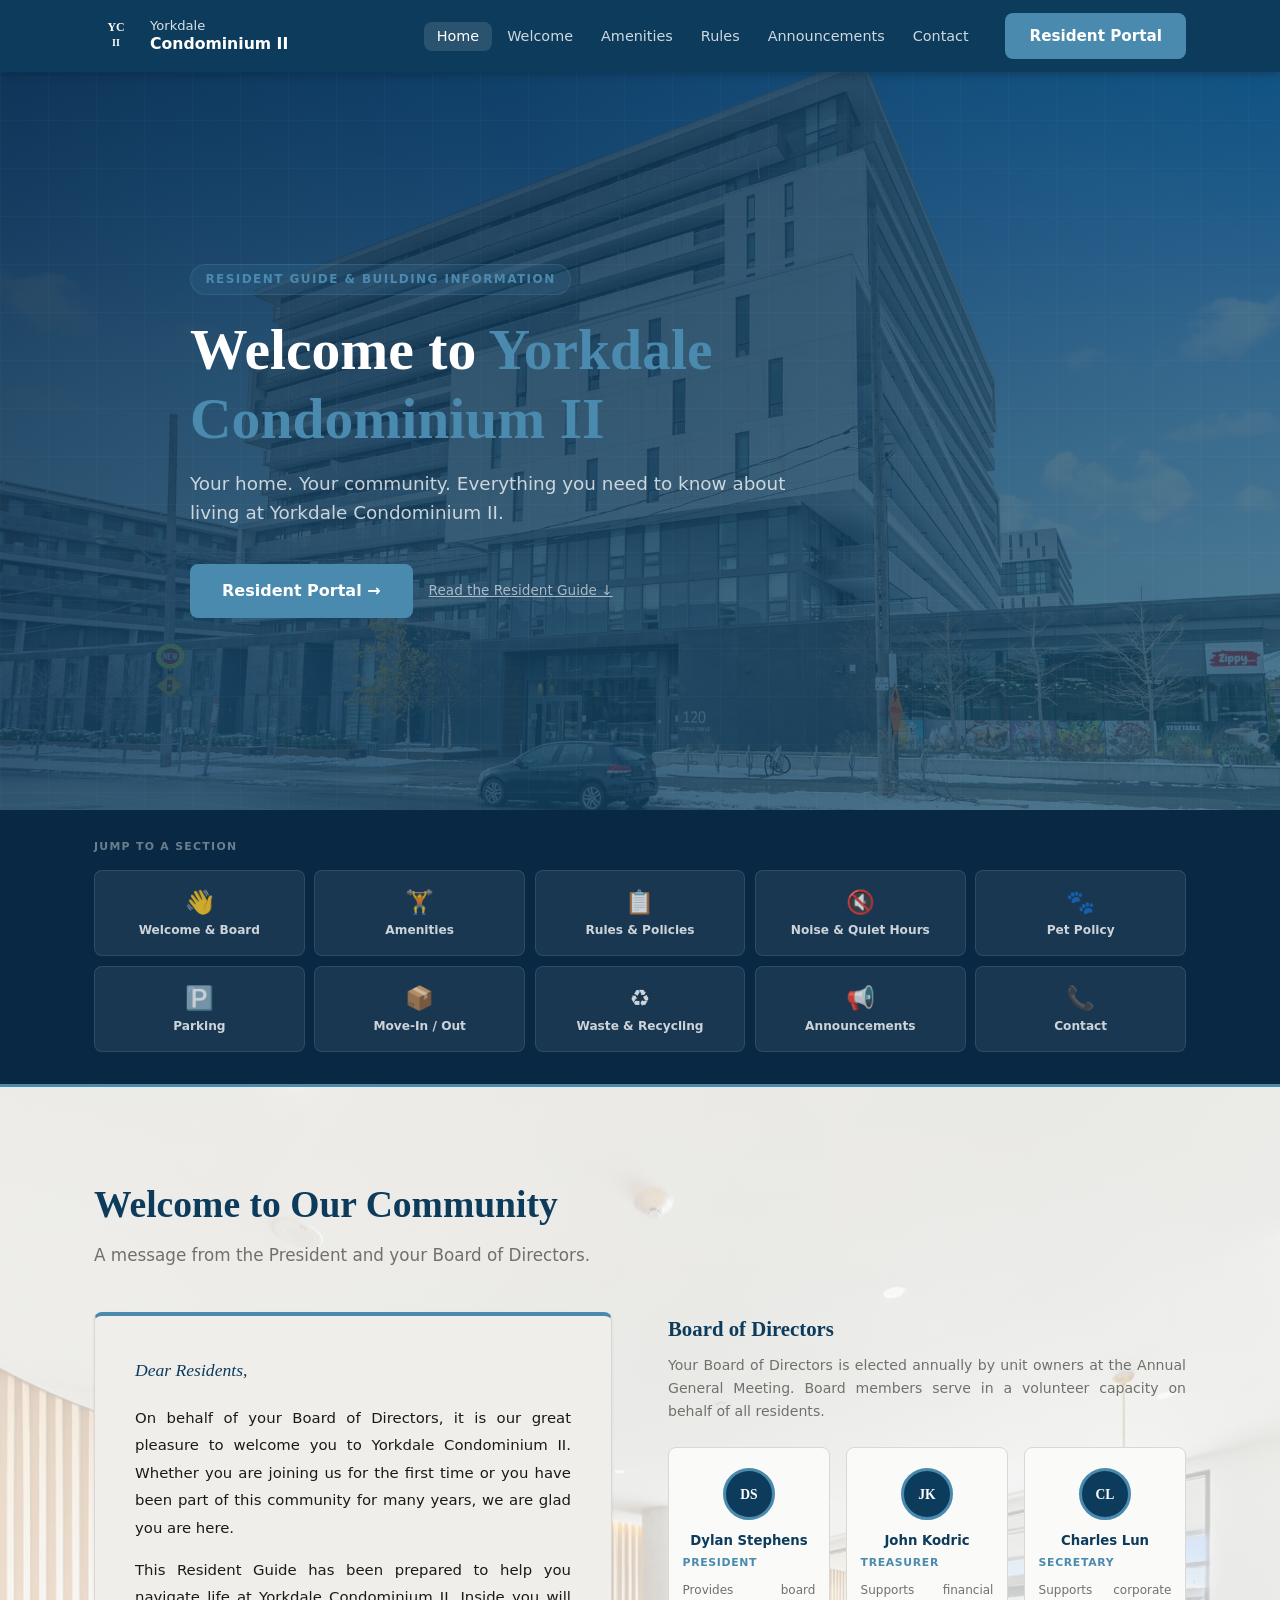
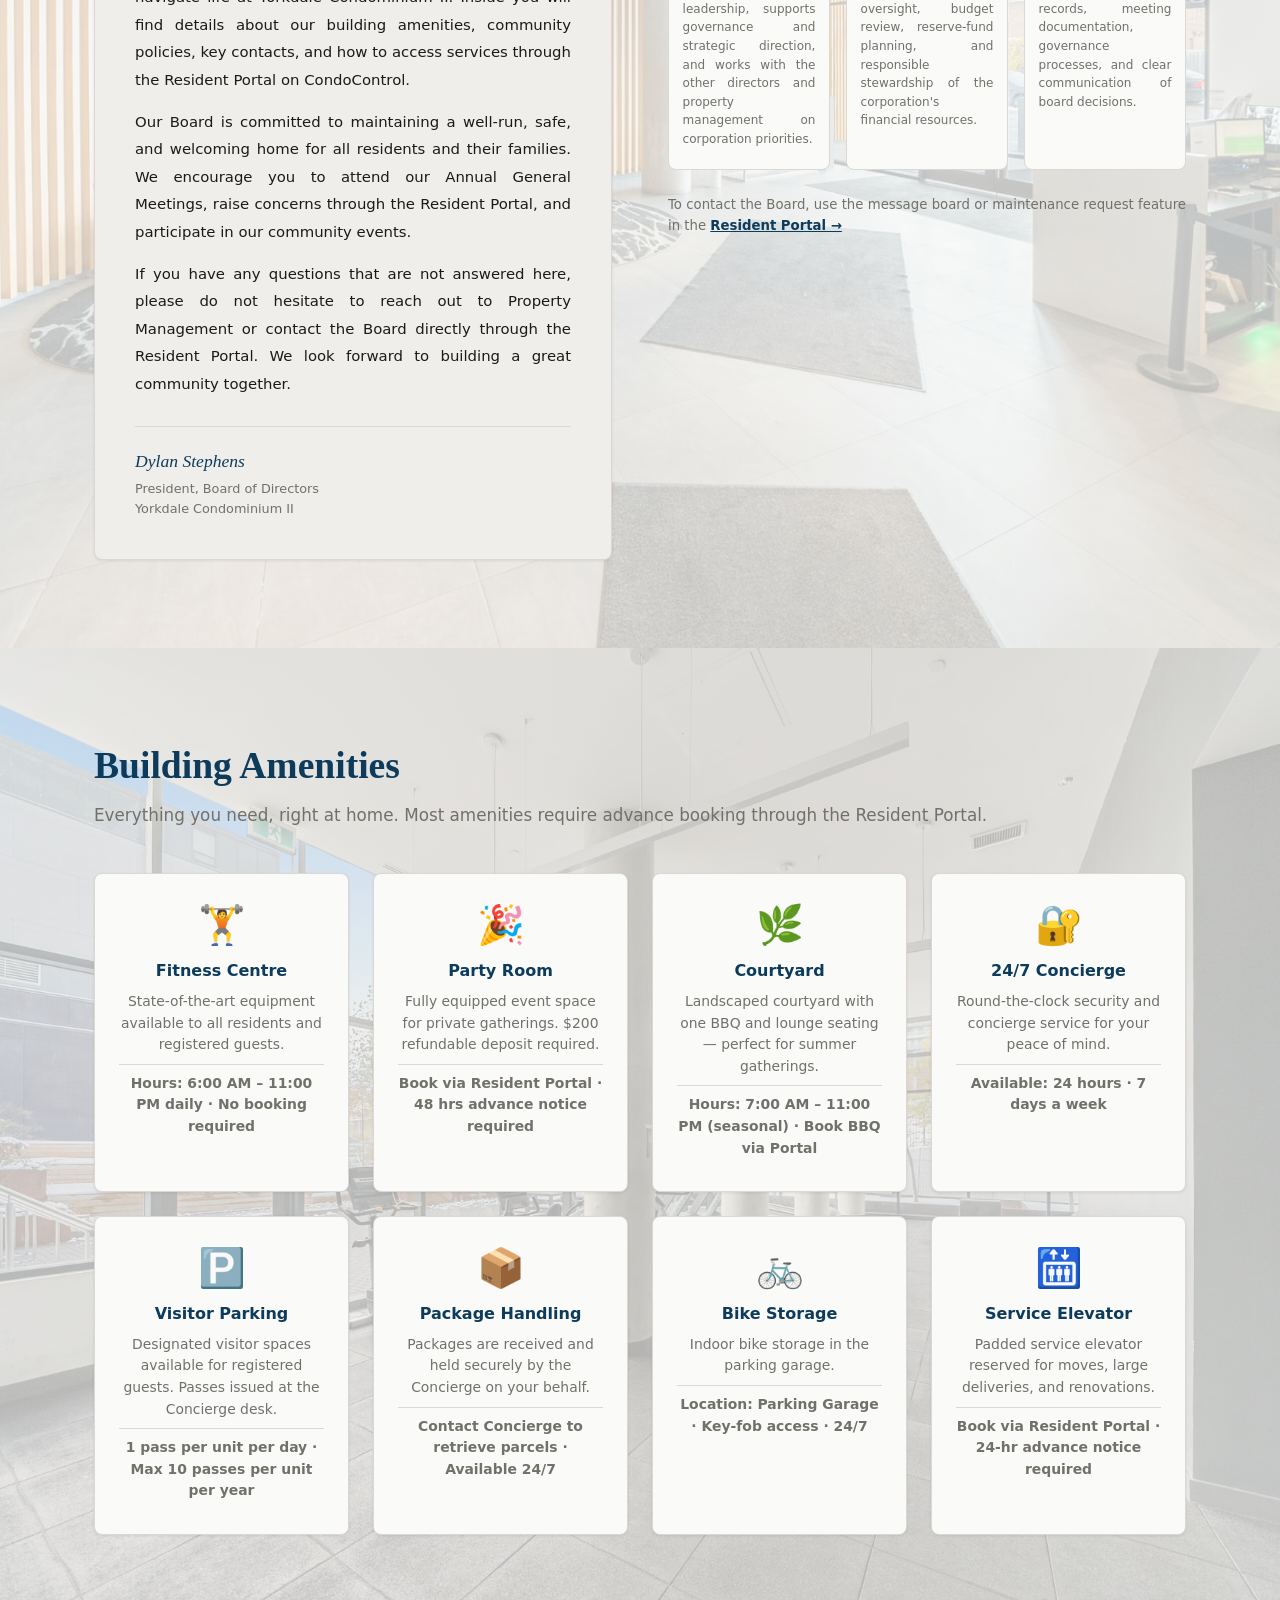
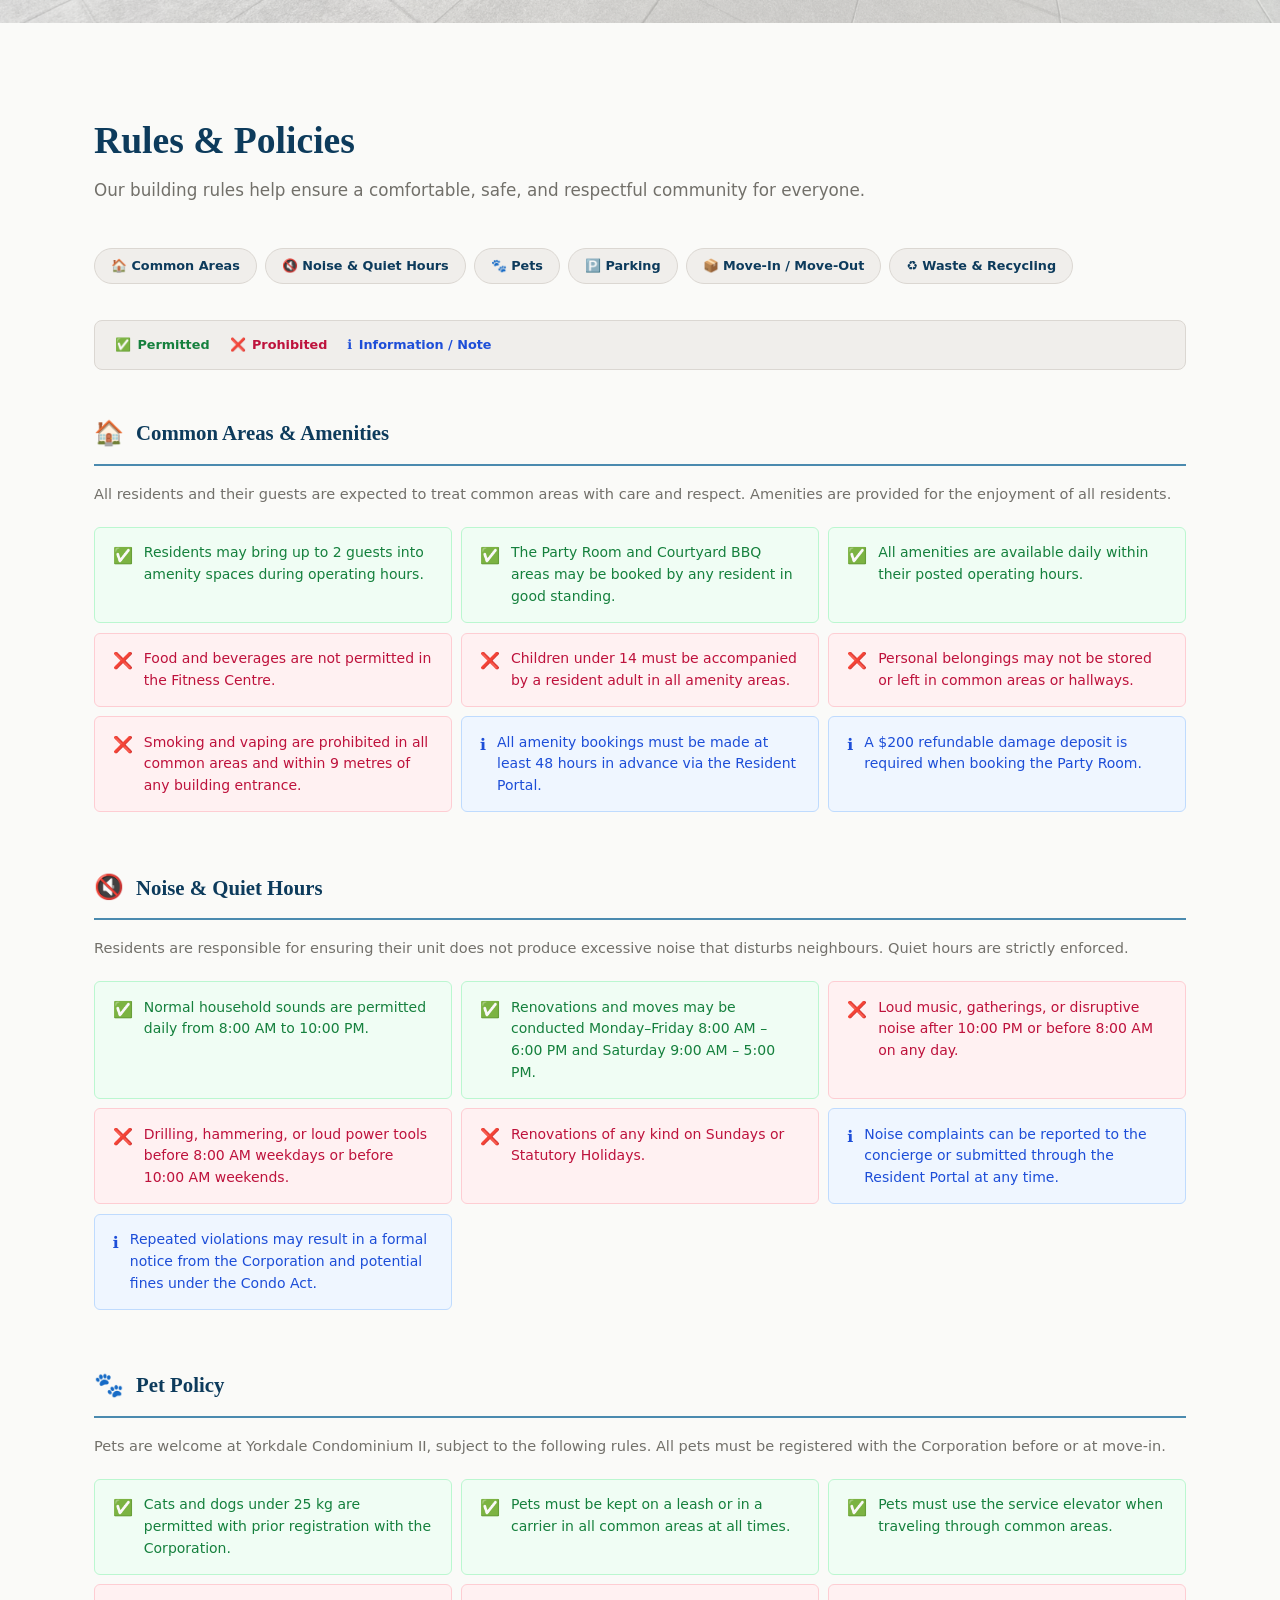
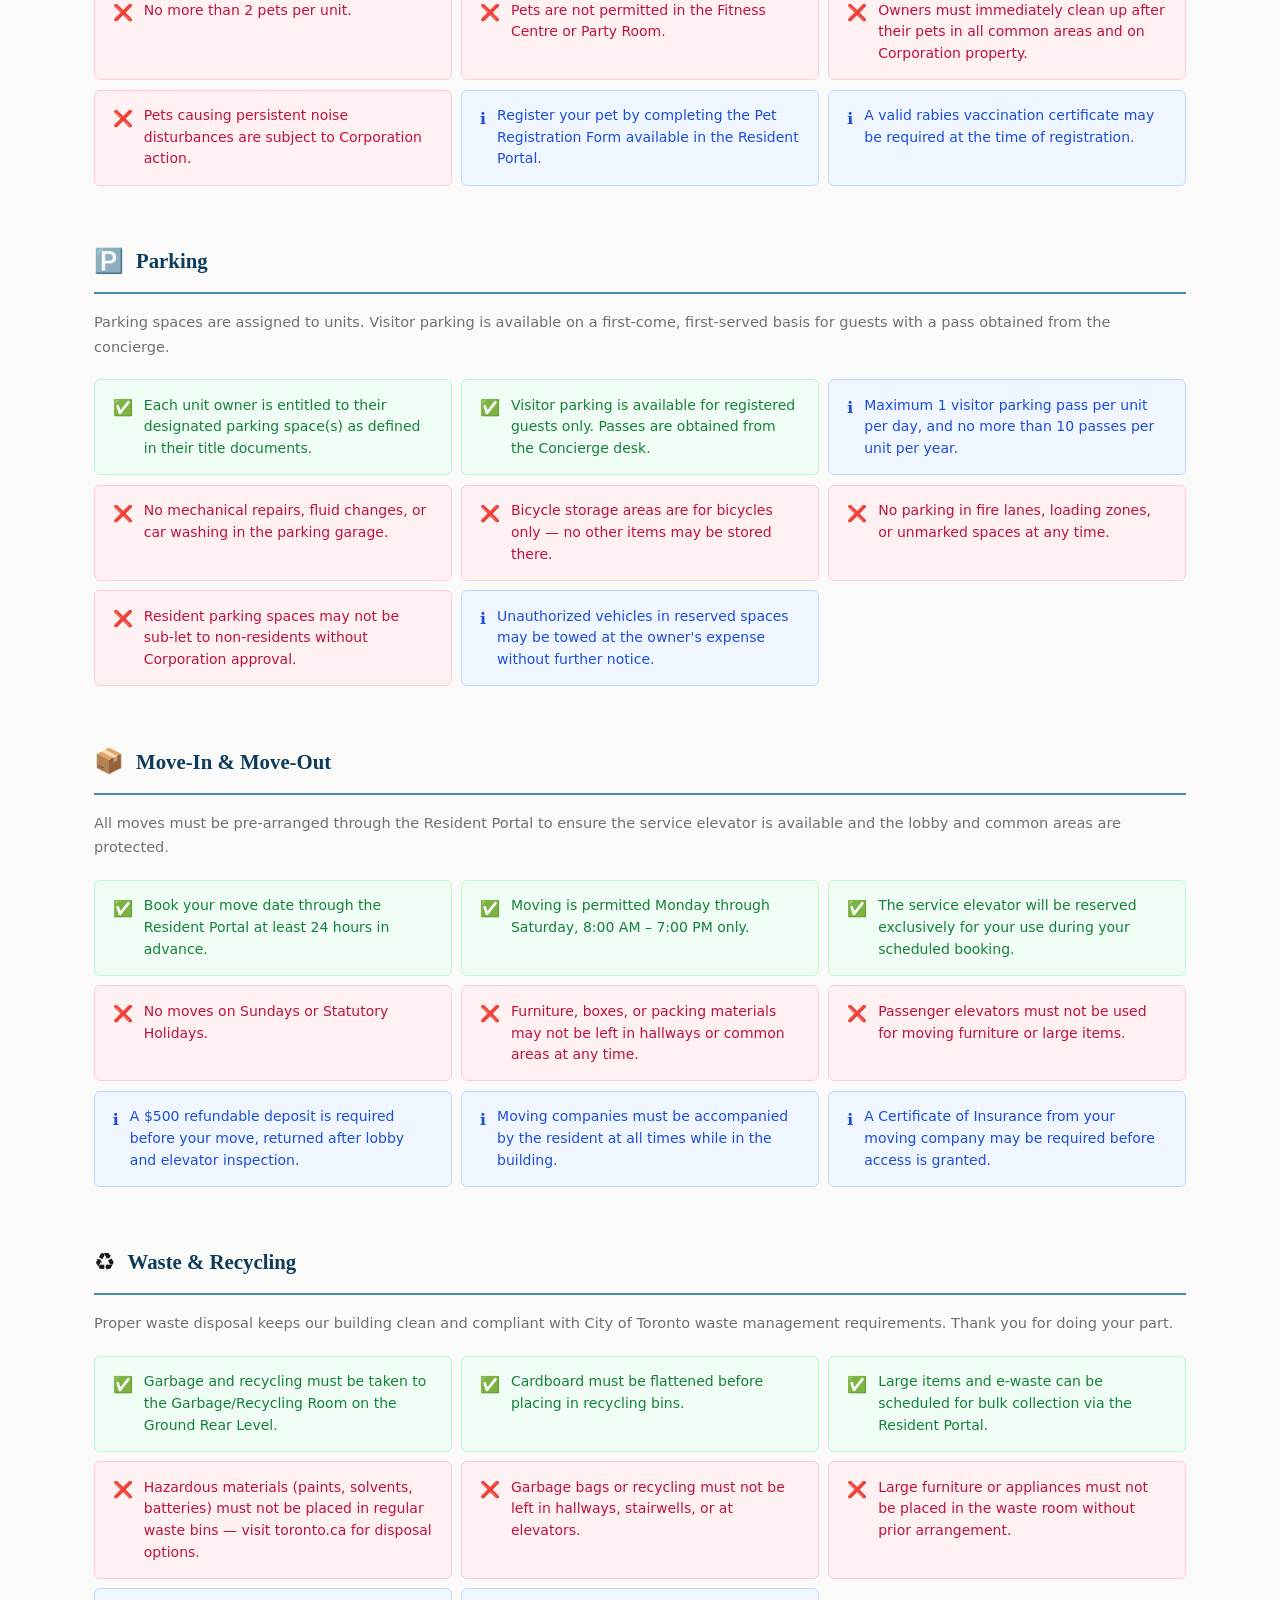
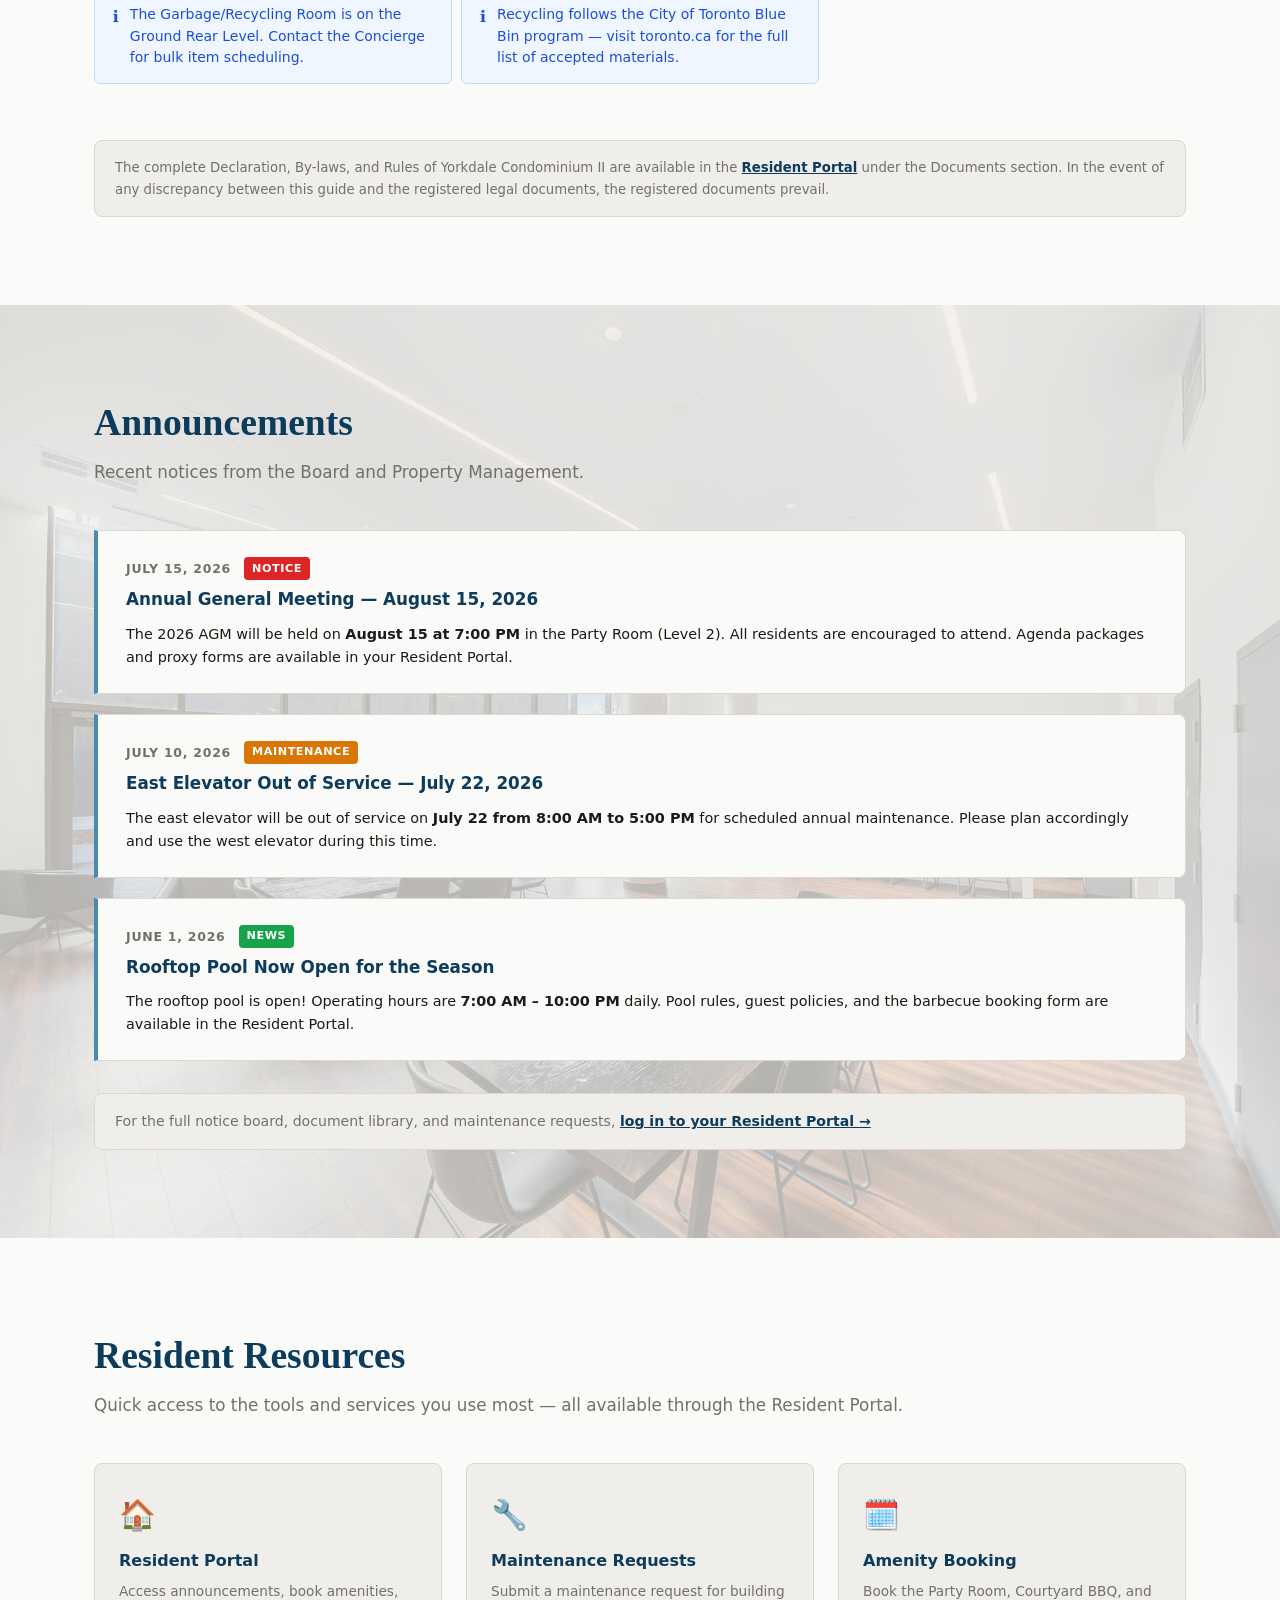
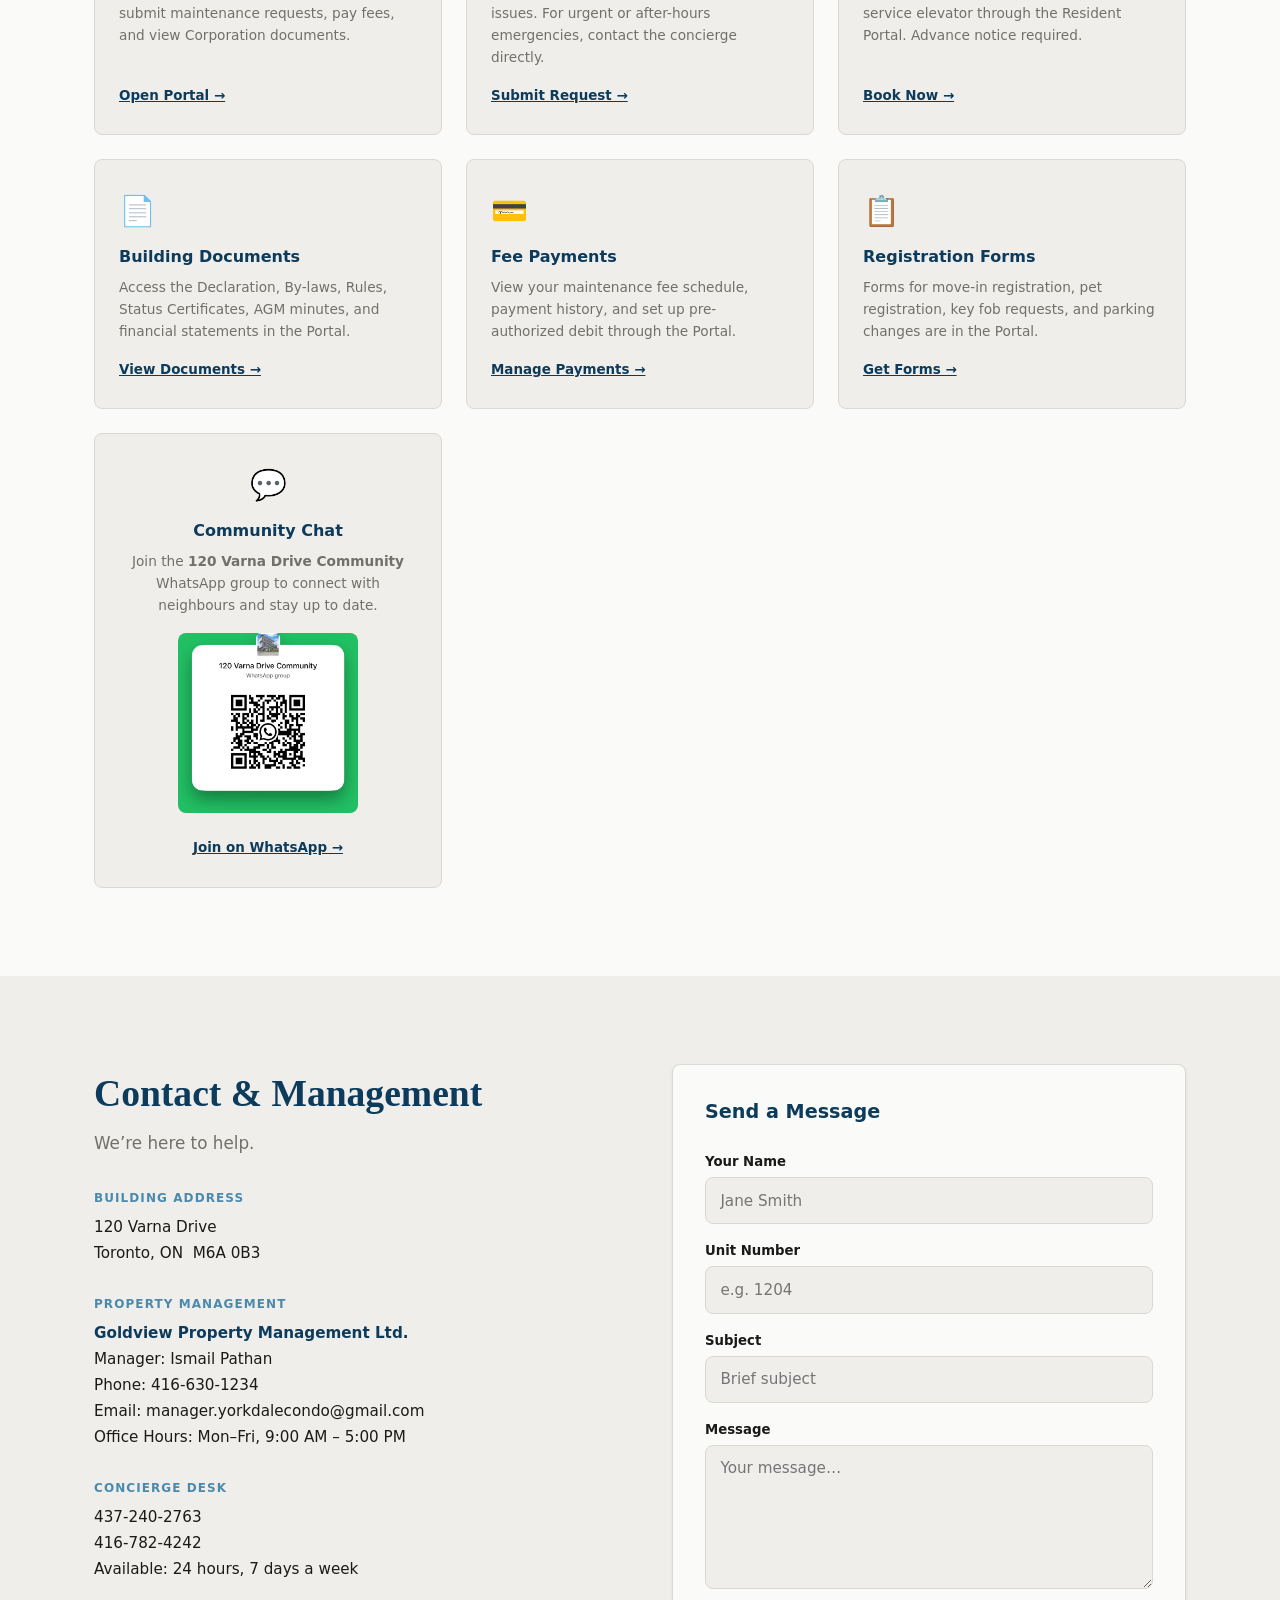
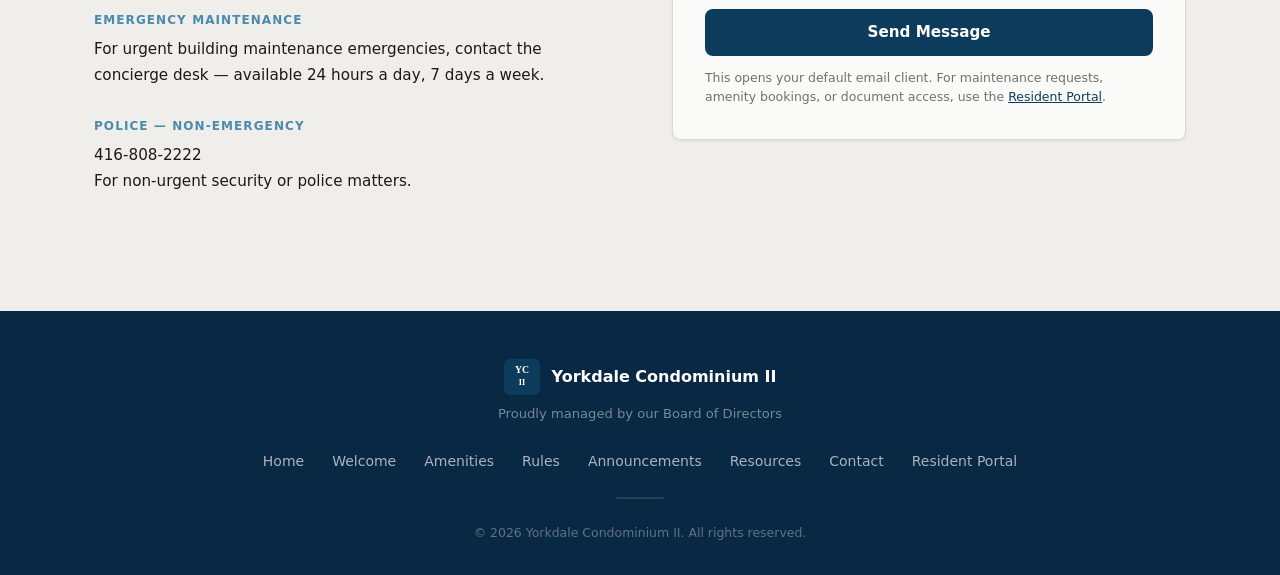
<file: index.html>
<!DOCTYPE html>
<html lang="en">
<head>
  <meta charset="UTF-8">
  <meta name="viewport" content="width=device-width, initial-scale=1.0">
  <title>Yorkdale Condominium II — Resident Guide</title>
  <meta name="description" content="Official resident guide for Yorkdale Condominium II — building rules, amenities, board information, announcements, and resident portal access.">
  <link rel="stylesheet" href="css/styles.css">
</head>
<body>

  <!-- =========================================================
       HEADER / NAV
       ========================================================= -->
  <header class="site-header" id="site-header">
    <div class="container header-inner">

      <a href="#home" class="logo-link" aria-label="Yorkdale Condominium II — go to top">
        <img src="assets/logo-placeholder.svg" alt="" class="logo" width="44" height="44" aria-hidden="true">
        <span class="logo-text">Yorkdale<strong>Condominium II</strong></span>
      </a>

      <nav class="main-nav" id="main-nav" aria-label="Main navigation">
        <ul class="nav-list">
          <li><a href="#home"          class="nav-link">Home</a></li>
          <li><a href="#welcome"       class="nav-link">Welcome</a></li>
          <li><a href="#amenities"     class="nav-link">Amenities</a></li>
          <li><a href="#rules"         class="nav-link">Rules</a></li>
          <li><a href="#announcements" class="nav-link">Announcements</a></li>
          <li><a href="#contact"       class="nav-link">Contact</a></li>
        </ul>
        <a href="https://app.condocontrol.com/login"
           class="btn btn-accent portal-btn"
           id="nav-portal-btn"
           target="_blank"
           rel="noopener noreferrer">
          Resident Portal
        </a>
      </nav>

      <button class="hamburger" id="hamburger" aria-label="Toggle navigation" aria-expanded="false" aria-controls="main-nav">
        <span></span><span></span><span></span>
      </button>

    </div>
  </header>


  <!-- =========================================================
       HERO
       ========================================================= -->
  <section id="home" class="hero">
    <div class="container hero-content">
      <p class="hero-eyebrow">Resident Guide &amp; Building Information</p>
      <h1 class="hero-title">Welcome to <span>Yorkdale Condominium&nbsp;II</span></h1>
      <p class="hero-tagline">Your home. Your community. Everything you need to know about living at Yorkdale Condominium II.</p>
      <div class="hero-cta-row">
        <a href="https://app.condocontrol.com/login"
           class="btn btn-accent hero-portal-btn"
           id="hero-portal-btn"
           target="_blank"
           rel="noopener noreferrer">
          Resident Portal &rarr;
        </a>
        <a href="#welcome" class="hero-scroll-link">Read the Resident Guide &darr;</a>
      </div>
      <p class="portal-tip" id="portal-tip" hidden>
        &#128274; Tip: check &ldquo;Remember me&rdquo; on CondoControl to stay signed in automatically.
      </p>
    </div>
  </section>


  <!-- =========================================================
       PAGE INDEX (Quick Navigation)
       ========================================================= -->
  <div class="page-index">
    <div class="container">
      <p class="page-index-title">Jump to a section</p>
      <div class="index-grid">
        <a href="#welcome"      class="index-card"><span class="index-card-icon">👋</span><span>Welcome &amp; Board</span></a>
        <a href="#amenities"    class="index-card"><span class="index-card-icon">🏋️</span><span>Amenities</span></a>
        <a href="#rules"        class="index-card"><span class="index-card-icon">📋</span><span>Rules &amp; Policies</span></a>
        <a href="#noise"        class="index-card"><span class="index-card-icon">🔇</span><span>Noise &amp; Quiet Hours</span></a>
        <a href="#pets"         class="index-card"><span class="index-card-icon">🐾</span><span>Pet Policy</span></a>
        <a href="#parking"      class="index-card"><span class="index-card-icon">🅿️</span><span>Parking</span></a>
        <a href="#moving"       class="index-card"><span class="index-card-icon">📦</span><span>Move-In / Out</span></a>
        <a href="#waste"        class="index-card"><span class="index-card-icon">♻️</span><span>Waste &amp; Recycling</span></a>
        <a href="#announcements" class="index-card"><span class="index-card-icon">📢</span><span>Announcements</span></a>
        <a href="#contact"      class="index-card"><span class="index-card-icon">📞</span><span>Contact</span></a>
      </div>
    </div>
  </div>


  <!-- =========================================================
       WELCOME / PRESIDENT'S LETTER + BOARD
       ========================================================= -->
  <section id="welcome" class="section section-white">
    <div class="container">
      <h2 class="section-title">Welcome to Our Community</h2>
      <p class="section-subtitle">A message from the President and your Board of Directors.</p>

      <div class="welcome-grid">

        <!-- President's Letter -->
        <div class="president-card">
          <p class="salutation">Dear Residents,</p>
          <div class="letter-body">
            <p>On behalf of your Board of Directors, it is our great pleasure to welcome you to Yorkdale Condominium II. Whether you are joining us for the first time or you have been part of this community for many years, we are glad you are here.</p>
            <p>This Resident Guide has been prepared to help you navigate life at Yorkdale Condominium II. Inside you will find details about our building amenities, community policies, key contacts, and how to access services through the Resident Portal on CondoControl.</p>
            <p>Our Board is committed to maintaining a well-run, safe, and welcoming home for all residents and their families. We encourage you to attend our Annual General Meetings, raise concerns through the Resident Portal, and participate in our community events.</p>
            <p>If you have any questions that are not answered here, please do not hesitate to reach out to Property Management or contact the Board directly through the Resident Portal. We look forward to building a great community together.</p>
          </div>
          <div class="president-signature">
            <p class="sig-name">Dylan Stephens</p>
            <p class="sig-title">President, Board of Directors<br>Yorkdale Condominium II</p>
          </div>
        </div>

        <!-- Board of Directors -->
        <div>
          <h3 class="subsection-title">Board of Directors</h3>
          <p class="subsection-desc">Your Board of Directors is elected annually by unit owners at the Annual General Meeting. Board members serve in a volunteer capacity on behalf of all residents.</p>
          <div class="board-grid">
            <div class="board-card">
              <div class="board-avatar">DS</div>
              <h3>Dylan Stephens</h3>
              <p class="board-role">President</p>
              <p class="board-desc">Provides board leadership, supports governance and strategic direction, and works with the other directors and property management on corporation priorities.</p>
            </div>
            <div class="board-card">
              <div class="board-avatar">JK</div>
              <h3>John Kodric</h3>
              <p class="board-role">Treasurer</p>
              <p class="board-desc">Supports financial oversight, budget review, reserve-fund planning, and responsible stewardship of the corporation's financial resources.</p>
            </div>
            <div class="board-card">
              <div class="board-avatar">CL</div>
              <h3>Charles Lun</h3>
              <p class="board-role">Secretary</p>
              <p class="board-desc">Supports corporate records, meeting documentation, governance processes, and clear communication of board decisions.</p>
            </div>
          </div>
          <p class="contact-board-note">
            To contact the Board, use the message board or maintenance request feature in the
            <a href="https://app.condocontrol.com/login" target="_blank" rel="noopener noreferrer">Resident Portal &rarr;</a>
          </p>
        </div>

      </div>
    </div>
  </section>


  <!-- =========================================================
       AMENITIES
       ========================================================= -->
  <section id="amenities" class="section section-light">
    <div class="container">
      <h2 class="section-title">Building Amenities</h2>
      <p class="section-subtitle">Everything you need, right at home. Most amenities require advance booking through the Resident Portal.</p>

      <div class="amenity-grid">

        <div class="amenity-card">
          <div class="amenity-icon">🏋️</div>
          <h3>Fitness Centre</h3>
          <p>State-of-the-art equipment available to all residents and registered guests.</p>
          <p class="amenity-hours">Hours: 6:00 AM – 11:00 PM daily · No booking required</p>
        </div>

        <div class="amenity-card">
          <div class="amenity-icon">🎉</div>
          <h3>Party Room</h3>
          <p>Fully equipped event space for private gatherings. $200 refundable deposit required.</p>
          <p class="amenity-hours">Book via Resident Portal · 48 hrs advance notice required</p>
        </div>

        <div class="amenity-card">
          <div class="amenity-icon">🌿</div>
          <h3>Courtyard</h3>
          <p>Landscaped courtyard with one BBQ and lounge seating — perfect for summer gatherings.</p>
          <p class="amenity-hours">Hours: 7:00 AM – 11:00 PM (seasonal) · Book BBQ via Portal</p>
        </div>

        <div class="amenity-card">
          <div class="amenity-icon">🔐</div>
          <h3>24/7 Concierge</h3>
          <p>Round-the-clock security and concierge service for your peace of mind.</p>
          <p class="amenity-hours">Available: 24 hours · 7 days a week</p>
        </div>

        <div class="amenity-card">
          <div class="amenity-icon">🅿️</div>
          <h3>Visitor Parking</h3>
          <p>Designated visitor spaces available for registered guests. Passes issued at the Concierge desk.</p>
          <p class="amenity-hours">1 pass per unit per day · Max 10 passes per unit per year</p>
        </div>

        <div class="amenity-card">
          <div class="amenity-icon">📦</div>
          <h3>Package Handling</h3>
          <p>Packages are received and held securely by the Concierge on your behalf.</p>
          <p class="amenity-hours">Contact Concierge to retrieve parcels · Available 24/7</p>
        </div>

        <div class="amenity-card">
          <div class="amenity-icon">🚲</div>
          <h3>Bike Storage</h3>
          <p>Indoor bike storage in the parking garage.</p>
          <p class="amenity-hours">Location: Parking Garage · Key-fob access · 24/7</p>
        </div>

        <div class="amenity-card">
          <div class="amenity-icon">🛗</div>
          <h3>Service Elevator</h3>
          <p>Padded service elevator reserved for moves, large deliveries, and renovations.</p>
          <p class="amenity-hours">Book via Resident Portal · 24-hr advance notice required</p>
        </div>

      </div>
    </div>
  </section>


  <!-- =========================================================
       RULES & POLICIES
       ========================================================= -->
  <section id="rules" class="section section-white">
    <div class="container">
      <h2 class="section-title">Rules &amp; Policies</h2>
      <p class="section-subtitle">Our building rules help ensure a comfortable, safe, and respectful community for everyone.</p>

      <!-- Policy sub-nav -->
      <nav class="policy-toc" aria-label="Jump to policy section">
        <a href="#common-areas" class="policy-toc-link">🏠 Common Areas</a>
        <a href="#noise"        class="policy-toc-link">🔇 Noise &amp; Quiet Hours</a>
        <a href="#pets"         class="policy-toc-link">🐾 Pets</a>
        <a href="#parking"      class="policy-toc-link">🅿️ Parking</a>
        <a href="#moving"       class="policy-toc-link">📦 Move-In / Move-Out</a>
        <a href="#waste"        class="policy-toc-link">♻️ Waste &amp; Recycling</a>
      </nav>

      <!-- Legend -->
      <div class="rules-legend" role="note" aria-label="Card colour legend">
        <span class="rule-legend-item allowed"><span aria-hidden="true">✅</span> Permitted</span>
        <span class="rule-legend-item prohibited"><span aria-hidden="true">❌</span> Prohibited</span>
        <span class="rule-legend-item info"><span aria-hidden="true">ℹ️</span> Information / Note</span>
      </div>

      <!-- ---- Common Areas ---- -->
      <div class="policy-group" id="common-areas">
        <div class="policy-group-header">
          <span class="policy-group-icon" aria-hidden="true">🏠</span>
          <h3 class="policy-group-title">Common Areas &amp; Amenities</h3>
        </div>
        <p>All residents and their guests are expected to treat common areas with care and respect. Amenities are provided for the enjoyment of all residents.</p>
        <div class="rules-grid">
          <div class="rule-card allowed"><span class="rule-icon" aria-hidden="true">✅</span><span>Residents may bring up to 2 guests into amenity spaces during operating hours.</span></div>
          <div class="rule-card allowed"><span class="rule-icon" aria-hidden="true">✅</span><span>The Party Room and Courtyard BBQ areas may be booked by any resident in good standing.</span></div>
          <div class="rule-card allowed"><span class="rule-icon" aria-hidden="true">✅</span><span>All amenities are available daily within their posted operating hours.</span></div>
          <div class="rule-card prohibited"><span class="rule-icon" aria-hidden="true">❌</span><span>Food and beverages are not permitted in the Fitness Centre.</span></div>
          <div class="rule-card prohibited"><span class="rule-icon" aria-hidden="true">❌</span><span>Children under 14 must be accompanied by a resident adult in all amenity areas.</span></div>
          <div class="rule-card prohibited"><span class="rule-icon" aria-hidden="true">❌</span><span>Personal belongings may not be stored or left in common areas or hallways.</span></div>
          <div class="rule-card prohibited"><span class="rule-icon" aria-hidden="true">❌</span><span>Smoking and vaping are prohibited in all common areas and within 9 metres of any building entrance.</span></div>
          <div class="rule-card info"><span class="rule-icon" aria-hidden="true">ℹ️</span><span>All amenity bookings must be made at least 48 hours in advance via the Resident Portal.</span></div>
          <div class="rule-card info"><span class="rule-icon" aria-hidden="true">ℹ️</span><span>A $200 refundable damage deposit is required when booking the Party Room.</span></div>
        </div>
      </div>

      <!-- ---- Noise ---- -->
      <div class="policy-group" id="noise">
        <div class="policy-group-header">
          <span class="policy-group-icon" aria-hidden="true">🔇</span>
          <h3 class="policy-group-title">Noise &amp; Quiet Hours</h3>
        </div>
        <p>Residents are responsible for ensuring their unit does not produce excessive noise that disturbs neighbours. Quiet hours are strictly enforced.</p>
        <div class="rules-grid">
          <div class="rule-card allowed"><span class="rule-icon" aria-hidden="true">✅</span><span>Normal household sounds are permitted daily from 8:00 AM to 10:00 PM.</span></div>
          <div class="rule-card allowed"><span class="rule-icon" aria-hidden="true">✅</span><span>Renovations and moves may be conducted Monday–Friday 8:00 AM – 6:00 PM and Saturday 9:00 AM – 5:00 PM.</span></div>
          <div class="rule-card prohibited"><span class="rule-icon" aria-hidden="true">❌</span><span>Loud music, gatherings, or disruptive noise after 10:00 PM or before 8:00 AM on any day.</span></div>
          <div class="rule-card prohibited"><span class="rule-icon" aria-hidden="true">❌</span><span>Drilling, hammering, or loud power tools before 8:00 AM weekdays or before 10:00 AM weekends.</span></div>
          <div class="rule-card prohibited"><span class="rule-icon" aria-hidden="true">❌</span><span>Renovations of any kind on Sundays or Statutory Holidays.</span></div>
          <div class="rule-card info"><span class="rule-icon" aria-hidden="true">ℹ️</span><span>Noise complaints can be reported to the concierge or submitted through the Resident Portal at any time.</span></div>
          <div class="rule-card info"><span class="rule-icon" aria-hidden="true">ℹ️</span><span>Repeated violations may result in a formal notice from the Corporation and potential fines under the Condo Act.</span></div>
        </div>
      </div>

      <!-- ---- Pets ---- -->
      <div class="policy-group" id="pets">
        <div class="policy-group-header">
          <span class="policy-group-icon" aria-hidden="true">🐾</span>
          <h3 class="policy-group-title">Pet Policy</h3>
        </div>
        <p>Pets are welcome at Yorkdale Condominium II, subject to the following rules. All pets must be registered with the Corporation before or at move-in.</p>
        <div class="rules-grid">
          <div class="rule-card allowed"><span class="rule-icon" aria-hidden="true">✅</span><span>Cats and dogs under 25 kg are permitted with prior registration with the Corporation.</span></div>
          <div class="rule-card allowed"><span class="rule-icon" aria-hidden="true">✅</span><span>Pets must be kept on a leash or in a carrier in all common areas at all times.</span></div>
          <div class="rule-card allowed"><span class="rule-icon" aria-hidden="true">✅</span><span>Pets must use the service elevator when traveling through common areas.</span></div>
          <div class="rule-card prohibited"><span class="rule-icon" aria-hidden="true">❌</span><span>No more than 2 pets per unit.</span></div>
          <div class="rule-card prohibited"><span class="rule-icon" aria-hidden="true">❌</span><span>Pets are not permitted in the Fitness Centre or Party Room.</span></div>
          <div class="rule-card prohibited"><span class="rule-icon" aria-hidden="true">❌</span><span>Owners must immediately clean up after their pets in all common areas and on Corporation property.</span></div>
          <div class="rule-card prohibited"><span class="rule-icon" aria-hidden="true">❌</span><span>Pets causing persistent noise disturbances are subject to Corporation action.</span></div>
          <div class="rule-card info"><span class="rule-icon" aria-hidden="true">ℹ️</span><span>Register your pet by completing the Pet Registration Form available in the Resident Portal.</span></div>
          <div class="rule-card info"><span class="rule-icon" aria-hidden="true">ℹ️</span><span>A valid rabies vaccination certificate may be required at the time of registration.</span></div>
        </div>
      </div>

      <!-- ---- Parking ---- -->
      <div class="policy-group" id="parking">
        <div class="policy-group-header">
          <span class="policy-group-icon" aria-hidden="true">🅿️</span>
          <h3 class="policy-group-title">Parking</h3>
        </div>
        <p>Parking spaces are assigned to units. Visitor parking is available on a first-come, first-served basis for guests with a pass obtained from the concierge.</p>
        <div class="rules-grid">
          <div class="rule-card allowed"><span class="rule-icon" aria-hidden="true">✅</span><span>Each unit owner is entitled to their designated parking space(s) as defined in their title documents.</span></div>
          <div class="rule-card allowed"><span class="rule-icon" aria-hidden="true">✅</span><span>Visitor parking is available for registered guests only. Passes are obtained from the Concierge desk.</span></div>
          <div class="rule-card info"><span class="rule-icon" aria-hidden="true">ℹ️</span><span>Maximum 1 visitor parking pass per unit per day, and no more than 10 passes per unit per year.</span></div>
          <div class="rule-card prohibited"><span class="rule-icon" aria-hidden="true">❌</span><span>No mechanical repairs, fluid changes, or car washing in the parking garage.</span></div>
          <div class="rule-card prohibited"><span class="rule-icon" aria-hidden="true">❌</span><span>Bicycle storage areas are for bicycles only — no other items may be stored there.</span></div>
          <div class="rule-card prohibited"><span class="rule-icon" aria-hidden="true">❌</span><span>No parking in fire lanes, loading zones, or unmarked spaces at any time.</span></div>
          <div class="rule-card prohibited"><span class="rule-icon" aria-hidden="true">❌</span><span>Resident parking spaces may not be sub-let to non-residents without Corporation approval.</span></div>
          <div class="rule-card info"><span class="rule-icon" aria-hidden="true">ℹ️</span><span>Unauthorized vehicles in reserved spaces may be towed at the owner's expense without further notice.</span></div>
        </div>
      </div>

      <!-- ---- Move-In / Move-Out ---- -->
      <div class="policy-group" id="moving">
        <div class="policy-group-header">
          <span class="policy-group-icon" aria-hidden="true">📦</span>
          <h3 class="policy-group-title">Move-In &amp; Move-Out</h3>
        </div>
        <p>All moves must be pre-arranged through the Resident Portal to ensure the service elevator is available and the lobby and common areas are protected.</p>
        <div class="rules-grid">
          <div class="rule-card allowed"><span class="rule-icon" aria-hidden="true">✅</span><span>Book your move date through the Resident Portal at least 24 hours in advance.</span></div>
          <div class="rule-card allowed"><span class="rule-icon" aria-hidden="true">✅</span><span>Moving is permitted Monday through Saturday, 8:00 AM – 7:00 PM only.</span></div>
          <div class="rule-card allowed"><span class="rule-icon" aria-hidden="true">✅</span><span>The service elevator will be reserved exclusively for your use during your scheduled booking.</span></div>
          <div class="rule-card prohibited"><span class="rule-icon" aria-hidden="true">❌</span><span>No moves on Sundays or Statutory Holidays.</span></div>
          <div class="rule-card prohibited"><span class="rule-icon" aria-hidden="true">❌</span><span>Furniture, boxes, or packing materials may not be left in hallways or common areas at any time.</span></div>
          <div class="rule-card prohibited"><span class="rule-icon" aria-hidden="true">❌</span><span>Passenger elevators must not be used for moving furniture or large items.</span></div>
          <div class="rule-card info"><span class="rule-icon" aria-hidden="true">ℹ️</span><span>A $500 refundable deposit is required before your move, returned after lobby and elevator inspection.</span></div>
          <div class="rule-card info"><span class="rule-icon" aria-hidden="true">ℹ️</span><span>Moving companies must be accompanied by the resident at all times while in the building.</span></div>
          <div class="rule-card info"><span class="rule-icon" aria-hidden="true">ℹ️</span><span>A Certificate of Insurance from your moving company may be required before access is granted.</span></div>
        </div>
      </div>

      <!-- ---- Waste & Recycling ---- -->
      <div class="policy-group" id="waste">
        <div class="policy-group-header">
          <span class="policy-group-icon" aria-hidden="true">♻️</span>
          <h3 class="policy-group-title">Waste &amp; Recycling</h3>
        </div>
        <p>Proper waste disposal keeps our building clean and compliant with City of Toronto waste management requirements. Thank you for doing your part.</p>
        <div class="rules-grid">
          <div class="rule-card allowed"><span class="rule-icon" aria-hidden="true">✅</span><span>Garbage and recycling must be taken to the Garbage/Recycling Room on the Ground Rear Level.</span></div>
          <div class="rule-card allowed"><span class="rule-icon" aria-hidden="true">✅</span><span>Cardboard must be flattened before placing in recycling bins.</span></div>
          <div class="rule-card allowed"><span class="rule-icon" aria-hidden="true">✅</span><span>Large items and e-waste can be scheduled for bulk collection via the Resident Portal.</span></div>
          <div class="rule-card prohibited"><span class="rule-icon" aria-hidden="true">❌</span><span>Hazardous materials (paints, solvents, batteries) must not be placed in regular waste bins — visit toronto.ca for disposal options.</span></div>
          <div class="rule-card prohibited"><span class="rule-icon" aria-hidden="true">❌</span><span>Garbage bags or recycling must not be left in hallways, stairwells, or at elevators.</span></div>
          <div class="rule-card prohibited"><span class="rule-icon" aria-hidden="true">❌</span><span>Large furniture or appliances must not be placed in the waste room without prior arrangement.</span></div>
          <div class="rule-card info"><span class="rule-icon" aria-hidden="true">ℹ️</span><span>The Garbage/Recycling Room is on the Ground Rear Level. Contact the Concierge for bulk item scheduling.</span></div>
          <div class="rule-card info"><span class="rule-icon" aria-hidden="true">ℹ️</span><span>Recycling follows the City of Toronto Blue Bin program — visit toronto.ca for the full list of accepted materials.</span></div>
        </div>
      </div>

      <p class="rules-note">
        The complete Declaration, By-laws, and Rules of Yorkdale Condominium II are available in the
        <a href="https://app.condocontrol.com/login" target="_blank" rel="noopener noreferrer">Resident Portal</a>
        under the Documents section. In the event of any discrepancy between this guide and the registered legal documents, the registered documents prevail.
      </p>
    </div>
  </section>


  <!-- =========================================================
       ANNOUNCEMENTS
       ========================================================= -->
  <section id="announcements" class="section section-light">
    <div class="container">
      <h2 class="section-title">Announcements</h2>
      <p class="section-subtitle">Recent notices from the Board and Property Management.</p>

      <div class="announcement-list">

        <article class="announcement-card">
          <div>
            <span class="announcement-date">July 15, 2026</span>
            <span class="announcement-badge badge-notice">Notice</span>
          </div>
          <h3 class="announcement-title">Annual General Meeting &mdash; August 15, 2026</h3>
          <p>The 2026 AGM will be held on <strong>August 15 at 7:00&nbsp;PM</strong> in the Party Room (Level&nbsp;2). All residents are encouraged to attend. Agenda packages and proxy forms are available in your Resident Portal.</p>
        </article>

        <article class="announcement-card">
          <div>
            <span class="announcement-date">July 10, 2026</span>
            <span class="announcement-badge badge-maintenance">Maintenance</span>
          </div>
          <h3 class="announcement-title">East Elevator Out of Service &mdash; July 22, 2026</h3>
          <p>The east elevator will be out of service on <strong>July 22 from 8:00&nbsp;AM to 5:00&nbsp;PM</strong> for scheduled annual maintenance. Please plan accordingly and use the west elevator during this time.</p>
        </article>

        <article class="announcement-card">
          <div>
            <span class="announcement-date">June 1, 2026</span>
            <span class="announcement-badge badge-news">News</span>
          </div>
          <h3 class="announcement-title">Rooftop Pool Now Open for the Season</h3>
          <p>The rooftop pool is open! Operating hours are <strong>7:00&nbsp;AM &ndash; 10:00&nbsp;PM</strong> daily. Pool rules, guest policies, and the barbecue booking form are available in the Resident Portal.</p>
        </article>

      </div>

      <p class="announcement-footer">
        For the full notice board, document library, and maintenance requests,
        <a href="https://app.condocontrol.com/login" target="_blank" rel="noopener noreferrer">log in to your Resident Portal &rarr;</a>
      </p>
    </div>
  </section>


  <!-- =========================================================
       RESIDENT RESOURCES
       ========================================================= -->
  <section id="resources" class="section section-white">
    <div class="container">
      <h2 class="section-title">Resident Resources</h2>
      <p class="section-subtitle">Quick access to the tools and services you use most — all available through the Resident Portal.</p>

      <div class="resources-grid">

        <div class="resource-card">
          <span class="resource-card-icon" aria-hidden="true">🏠</span>
          <h3>Resident Portal</h3>
          <p>Access announcements, book amenities, submit maintenance requests, pay fees, and view Corporation documents.</p>
          <a href="https://app.condocontrol.com/login" target="_blank" rel="noopener noreferrer" class="resource-link">Open Portal &rarr;</a>
        </div>

        <div class="resource-card">
          <span class="resource-card-icon" aria-hidden="true">🔧</span>
          <h3>Maintenance Requests</h3>
          <p>Submit a maintenance request for building issues. For urgent or after-hours emergencies, contact the concierge directly.</p>
          <a href="https://app.condocontrol.com/login" target="_blank" rel="noopener noreferrer" class="resource-link">Submit Request &rarr;</a>
        </div>

        <div class="resource-card">
          <span class="resource-card-icon" aria-hidden="true">🗓️</span>
          <h3>Amenity Booking</h3>
          <p>Book the Party Room, Courtyard BBQ, and service elevator through the Resident Portal. Advance notice required.</p>
          <a href="https://app.condocontrol.com/login" target="_blank" rel="noopener noreferrer" class="resource-link">Book Now &rarr;</a>
        </div>

        <div class="resource-card">
          <span class="resource-card-icon" aria-hidden="true">📄</span>
          <h3>Building Documents</h3>
          <p>Access the Declaration, By-laws, Rules, Status Certificates, AGM minutes, and financial statements in the Portal.</p>
          <a href="https://app.condocontrol.com/login" target="_blank" rel="noopener noreferrer" class="resource-link">View Documents &rarr;</a>
        </div>

        <div class="resource-card">
          <span class="resource-card-icon" aria-hidden="true">💳</span>
          <h3>Fee Payments</h3>
          <p>View your maintenance fee schedule, payment history, and set up pre-authorized debit through the Portal.</p>
          <a href="https://app.condocontrol.com/login" target="_blank" rel="noopener noreferrer" class="resource-link">Manage Payments &rarr;</a>
        </div>

        <div class="resource-card">
          <span class="resource-card-icon" aria-hidden="true">📋</span>
          <h3>Registration Forms</h3>
          <p>Forms for move-in registration, pet registration, key fob requests, and parking changes are in the Portal.</p>
          <a href="https://app.condocontrol.com/login" target="_blank" rel="noopener noreferrer" class="resource-link">Get Forms &rarr;</a>
        </div>

        <div class="resource-card community-card">
          <span class="resource-card-icon" aria-hidden="true">💬</span>
          <h3>Community Chat</h3>
          <p>Join the <strong>120 Varna Drive Community</strong> WhatsApp group to connect with neighbours and stay up to date.</p>
          <img src="assets/whatsapp-community-qr.jpg"
               alt="QR code — scan with WhatsApp camera to join the 120 Varna Drive Community group"
               class="community-qr">
          <a href="https://chat.whatsapp.com/BmztU3cJtUvJXDzAuocyjo"
             target="_blank" rel="noopener noreferrer"
             class="resource-link">Join on WhatsApp &rarr;</a>
        </div>

      </div>
    </div>
  </section>


  <!-- =========================================================
       CONTACT & MANAGEMENT
       ========================================================= -->
  <section id="contact" class="section section-light">
    <div class="container contact-grid">

      <!-- Left: info -->
      <div class="contact-info">
        <h2 class="section-title">Contact &amp; Management</h2>
        <p class="section-subtitle">We&rsquo;re here to help.</p>

        <div class="contact-block">
          <h3>Building Address</h3>
          <p>120 Varna Drive<br>Toronto, ON &nbsp;M6A 0B3</p>
        </div>

        <div class="contact-block">
          <h3>Property Management</h3>
          <p>
            <strong>Goldview Property Management Ltd.</strong><br>
            Manager: Ismail Pathan<br>
            Phone: <a href="tel:+14166301234">416-630-1234</a><br>
            Email: <a href="mailto:manager.yorkdalecondo@gmail.com">manager.yorkdalecondo@gmail.com</a><br>
            Office Hours: Mon–Fri, 9:00 AM – 5:00 PM
          </p>
        </div>

        <div class="contact-block">
          <h3>Concierge Desk</h3>
          <p>
            <a href="tel:+14372402763">437-240-2763</a><br>
            <a href="tel:+14167824242">416-782-4242</a><br>
            Available: 24 hours, 7 days a week
          </p>
        </div>

        <div class="contact-block">
          <h3>Emergency Maintenance</h3>
          <p>For urgent building maintenance emergencies, contact the concierge desk — available
          24&nbsp;hours a day, 7&nbsp;days a week.</p>
        </div>

        <div class="contact-block">
          <h3>Police — Non-Emergency</h3>
          <p><a href="tel:+14168082222">416-808-2222</a><br>
          For non-urgent security or police matters.</p>
        </div>
      </div>

      <!-- Right: contact form -->
      <div class="contact-form-wrap">
        <h3>Send a Message</h3>
        <form class="contact-form"
              id="contact-form"
              action="mailto:manager.yorkdalecondo@gmail.com"
              method="get"
              enctype="text/plain">

          <div class="form-field">
            <label for="name">Your Name</label>
            <input type="text" id="name" name="name" placeholder="Jane Smith" required autocomplete="name">
          </div>

          <div class="form-field">
            <label for="unit">Unit Number</label>
            <input type="text" id="unit" name="unit" placeholder="e.g. 1204" autocomplete="off">
          </div>

          <div class="form-field">
            <label for="subject">Subject</label>
            <input type="text" id="subject" name="subject" placeholder="Brief subject" required>
          </div>

          <div class="form-field">
            <label for="message">Message</label>
            <textarea id="message" name="body" rows="5" placeholder="Your message&hellip;" required></textarea>
          </div>

          <button type="submit" class="btn btn-primary">Send Message</button>
        </form>
        <p class="form-note">
          This opens your default email client. For maintenance requests, amenity bookings, or document access,
          use the <a href="https://app.condocontrol.com/login" target="_blank" rel="noopener noreferrer">Resident Portal</a>.
        </p>
      </div>

    </div>
  </section>


  <!-- =========================================================
       FOOTER
       ========================================================= -->
  <footer class="site-footer">
    <div class="container footer-inner">

      <div class="footer-brand">
        <img src="assets/logo-placeholder.svg" alt="" width="36" height="36" aria-hidden="true">
        Yorkdale Condominium II
      </div>

      <p class="footer-tagline">Proudly managed by our Board of Directors</p>

      <nav aria-label="Footer navigation">
        <ul class="footer-links">
          <li><a href="#home">Home</a></li>
          <li><a href="#welcome">Welcome</a></li>
          <li><a href="#amenities">Amenities</a></li>
          <li><a href="#rules">Rules</a></li>
          <li><a href="#announcements">Announcements</a></li>
          <li><a href="#resources">Resources</a></li>
          <li><a href="#contact">Contact</a></li>
          <li><a href="https://app.condocontrol.com/login" target="_blank" rel="noopener noreferrer">Resident Portal</a></li>
        </ul>
      </nav>

      <div class="footer-divider"></div>
      <p class="footer-copy">&copy; 2026 Yorkdale Condominium II. All rights reserved.</p>

    </div>
  </footer>

  <script src="js/main.js"></script>
</body>
</html>
</file>
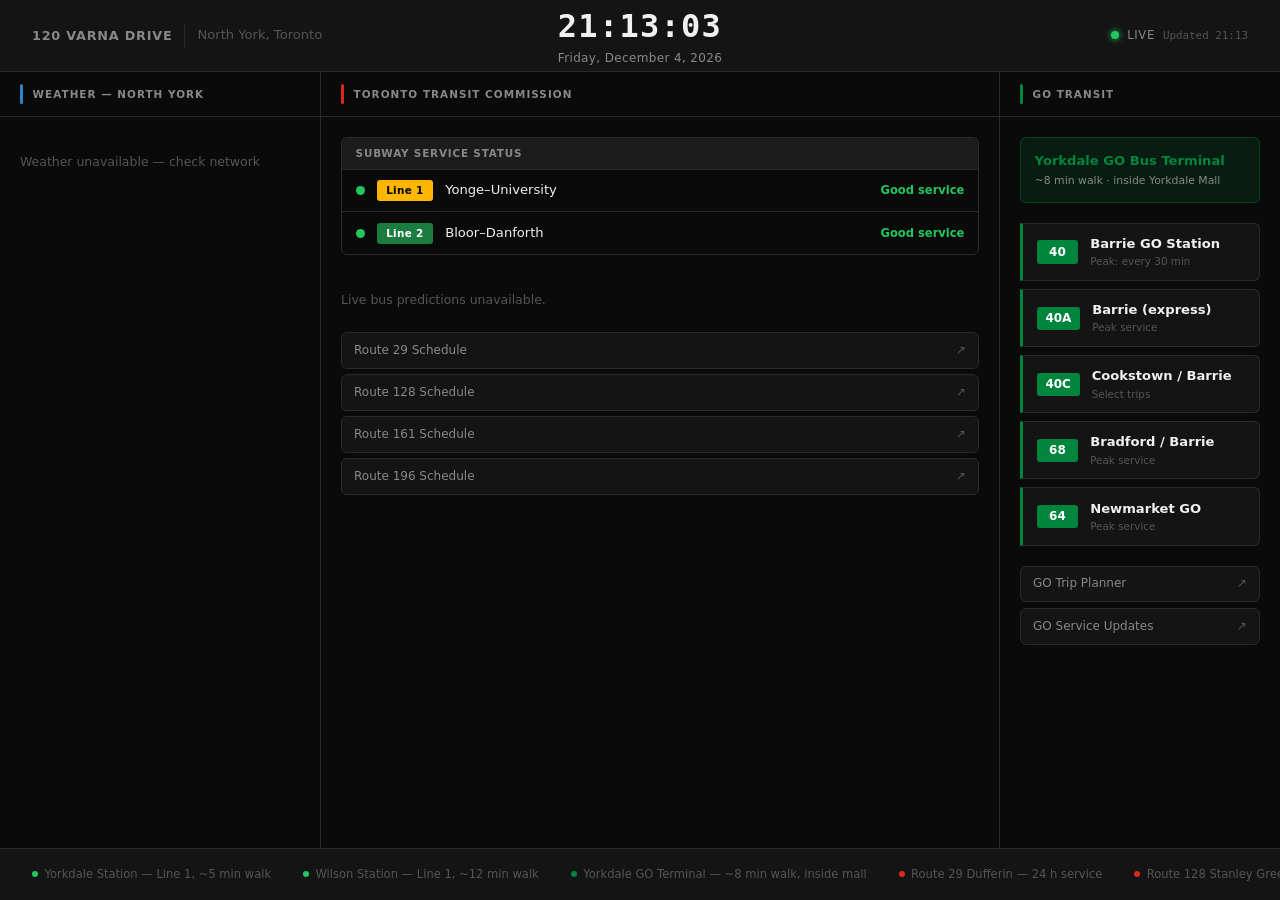
<file: tv-dashboard/index.html>
<!DOCTYPE html>
<html lang="en">
<head>
  <meta charset="UTF-8">
  <meta name="viewport" content="width=device-width, initial-scale=1.0">
  <title>Yorkdale II — Transit &amp; Weather Board</title>
  <style>
    /* ================================================================
       DESIGN TOKENS
       Background: #0A0A0A  — near-black, optimal for OLED/QLED TVs
       TTC Red:    #DA291C  — official TTC brand red
       GO Green:   #00853F  — official GO Transit / Metrolinx green
       Weather:    #2B85C8  — cool sky blue
       ================================================================ */
    :root {
      --bg:           #0A0A0A;
      --surface:      #141414;
      --surface-2:    #1C1C1C;
      --border:       #2A2A2A;
      --text:         #F0F0F0;
      --muted:        #888888;
      --dim:          #555555;

      --ttc:          #DA291C;
      --ttc-dim:      rgba(218,41,28,0.15);
      --ttc-border:   rgba(218,41,28,0.35);

      --go:           #00853F;
      --go-dim:       rgba(0,133,63,0.15);
      --go-border:    rgba(0,133,63,0.35);

      --wx:           #2B85C8;
      --wx-dim:       rgba(43,133,200,0.15);
      --wx-border:    rgba(43,133,200,0.35);

      --good:         #22C55E;
      --warn:         #F59E0B;
      --bad:          #EF4444;

      --r:            6px;
      --f-sans:       'Segoe UI', system-ui, -apple-system, sans-serif;
      --f-mono:       'Consolas', 'SF Mono', 'Fira Code', monospace;
    }

    /* ---- Base ---- */
    *, *::before, *::after { box-sizing: border-box; margin: 0; padding: 0; }
    html, body {
      width: 100%; height: 100%;
      background: var(--bg);
      color: var(--text);
      font-family: var(--f-sans);
      line-height: 1.4;
      overflow: hidden;
    }
    a { color: inherit; text-decoration: none; }

    /* ================================================================
       LAYOUT — designed for 1920×1080 (Full HD) landscape
       ================================================================ */
    .board {
      display: grid;
      grid-template-rows: 72px 1fr 52px;
      height: 100vh;
      width: 100vw;
    }

    /* ---- Header bar ---- */
    .bar {
      display: grid;
      grid-template-columns: 1fr auto 1fr;
      align-items: center;
      padding: 0 2rem;
      border-bottom: 1px solid var(--border);
      background: var(--surface);
    }
    .bar-left { display: flex; align-items: center; gap: 0.75rem; }
    .bar-logo {
      font-size: 0.8rem; font-weight: 700; letter-spacing: 0.06em;
      text-transform: uppercase; color: var(--muted);
    }
    .bar-sep { width: 1px; height: 24px; background: var(--border); }
    .bar-location { font-size: 0.82rem; color: var(--dim); }

    .bar-clock {
      text-align: center;
      font-family: var(--f-mono);
      font-size: 2rem;
      font-weight: 600;
      letter-spacing: 0.04em;
      color: var(--text);
      font-variant-numeric: tabular-nums;
    }
    .bar-date {
      font-size: 0.75rem; color: var(--muted);
      text-align: center; margin-top: 0.05rem;
      letter-spacing: 0.03em;
    }

    .bar-right { display: flex; justify-content: flex-end; align-items: center; gap: 0.5rem; }
    .dot-live {
      width: 8px; height: 8px; border-radius: 50%;
      background: var(--good);
      box-shadow: 0 0 6px var(--good);
      animation: pulse 2.5s ease-in-out infinite;
    }
    @keyframes pulse { 0%,100%{opacity:1} 50%{opacity:0.4} }
    .live-label { font-size: 0.72rem; color: var(--muted); letter-spacing: 0.06em; text-transform: uppercase; }
    .updated-label { font-size: 0.68rem; color: var(--dim); font-family: var(--f-mono); font-variant-numeric: tabular-nums; }

    /* ---- Main content ---- */
    .content {
      display: grid;
      grid-template-columns: 320px 1fr 280px;
      gap: 1px;
      background: var(--border);
      overflow: hidden;
    }
    .col {
      background: var(--bg);
      display: flex;
      flex-direction: column;
      overflow: hidden;
    }

    /* ---- Footer strip ---- */
    .ticker {
      border-top: 1px solid var(--border);
      background: var(--surface);
      display: flex;
      align-items: center;
      padding: 0 2rem;
      gap: 2rem;
      font-size: 0.72rem;
      color: var(--dim);
      overflow: hidden;
    }
    .ticker-item { white-space: nowrap; display: flex; align-items: center; gap: 0.4rem; }
    .ticker-dot { width: 6px; height: 6px; border-radius: 50%; flex-shrink: 0; }

    /* ================================================================
       SECTION HEADERS
       ================================================================ */
    .sec-head {
      display: flex;
      align-items: center;
      gap: 0.6rem;
      padding: 0.75rem 1.25rem;
      border-bottom: 1px solid var(--border);
      flex-shrink: 0;
    }
    .sec-stripe { width: 3px; height: 20px; border-radius: 2px; flex-shrink: 0; }
    .sec-label {
      font-size: 0.65rem; font-weight: 700; text-transform: uppercase;
      letter-spacing: 0.1em; color: var(--muted);
    }
    .sec-body { padding: 1.25rem; flex: 1; overflow-y: auto; scrollbar-width: none; }
    .sec-body::-webkit-scrollbar { display: none; }

    /* ================================================================
       WEATHER COLUMN (left)
       ================================================================ */
    .wx-stripe { background: var(--wx); }

    .wx-current {
      text-align: center;
      padding: 1.5rem 0 1.25rem;
      border-bottom: 1px solid var(--border);
      margin-bottom: 1.25rem;
    }
    .wx-icon { font-size: 3.5rem; line-height: 1; margin-bottom: 0.5rem; }
    .wx-temp {
      font-size: 4rem; font-weight: 700; line-height: 1;
      color: var(--text); font-variant-numeric: tabular-nums;
    }
    .wx-unit { font-size: 1.75rem; font-weight: 400; color: var(--muted); }
    .wx-cond { font-size: 0.9rem; color: var(--muted); margin-top: 0.35rem; }
    .wx-feel { font-size: 0.78rem; color: var(--dim); margin-top: 0.15rem; }

    .wx-stats { display: flex; flex-direction: column; gap: 0.5rem; margin-bottom: 1.25rem; }
    .wx-stat {
      display: flex; justify-content: space-between; align-items: center;
      padding: 0.45rem 0.65rem;
      background: var(--surface); border-radius: var(--r);
      font-size: 0.78rem;
    }
    .wx-stat-label { color: var(--muted); }
    .wx-stat-val { font-family: var(--f-mono); color: var(--text); font-variant-numeric: tabular-nums; }

    .wx-forecast { display: grid; grid-template-columns: repeat(2, 1fr); gap: 0.5rem; }
    .fc {
      background: var(--surface); border-radius: var(--r);
      padding: 0.65rem 0.5rem; text-align: center;
      border: 1px solid var(--border);
    }
    .fc.today { border-color: var(--wx-border); background: var(--wx-dim); }
    .fc-day { font-size: 0.62rem; text-transform: uppercase; letter-spacing: 0.06em; color: var(--dim); margin-bottom: 0.25rem; }
    .fc.today .fc-day { color: var(--wx); }
    .fc-ico { font-size: 1.25rem; margin-bottom: 0.25rem; }
    .fc-temps { font-family: var(--f-mono); font-size: 0.8rem; color: var(--text); font-variant-numeric: tabular-nums; }
    .fc-lo { color: var(--dim); }
    .fc-rain { font-size: 0.65rem; color: var(--wx); margin-top: 0.2rem; }

    /* ================================================================
       TTC COLUMN (centre)
       ================================================================ */
    .ttc-stripe { background: var(--ttc); }

    /* Subway status */
    .subway-block {
      margin-bottom: 1.25rem;
      border: 1px solid var(--border);
      border-radius: var(--r);
      overflow: hidden;
    }
    .subway-title {
      font-size: 0.65rem; font-weight: 700; text-transform: uppercase;
      letter-spacing: 0.08em; padding: 0.5rem 0.85rem;
      background: var(--surface-2); color: var(--muted);
      border-bottom: 1px solid var(--border);
    }
    .svc-row {
      display: flex; align-items: center; gap: 0.75rem;
      padding: 0.65rem 0.85rem;
      border-bottom: 1px solid var(--border);
    }
    .svc-row:last-child { border-bottom: none; }
    .line-chip {
      font-size: 0.65rem; font-weight: 700; padding: 0.2rem 0.6rem;
      border-radius: 3px; white-space: nowrap; letter-spacing: 0.03em;
    }
    .l1 { background: #FFB600; color: #000; }
    .l2 { background: #1A7C3E; color: #fff; }
    .l3 { background: #0066B2; color: #fff; }
    .l4 { background: #8B1A1A; color: #fff; }
    .svc-name { font-size: 0.82rem; color: var(--text); flex: 1; }
    .svc-status { font-size: 0.72rem; font-weight: 600; }
    .s-ok   { color: var(--good); }
    .s-warn { color: var(--warn); }
    .s-bad  { color: var(--bad); }
    .svc-dot { width: 8px; height: 8px; border-radius: 50%; flex-shrink: 0; }
    .sd-ok   { background: var(--good); }
    .sd-warn { background: var(--warn); }
    .sd-bad  { background: var(--bad); }

    /* Bus predictions */
    .bus-grid {
      display: grid;
      grid-template-columns: 1fr 1fr;
      gap: 0.75rem;
    }
    .bus-card {
      background: var(--surface);
      border: 1px solid var(--border);
      border-top: 2px solid var(--ttc);
      border-radius: var(--r);
      padding: 0.85rem;
      overflow: hidden;
    }
    .bus-head { display: flex; align-items: center; gap: 0.5rem; margin-bottom: 0.35rem; }
    .bus-num {
      background: var(--ttc); color: #fff;
      font-size: 0.78rem; font-weight: 700;
      padding: 0.18rem 0.55rem; border-radius: 3px;
      font-variant-numeric: tabular-nums;
    }
    .bus-name { font-size: 0.82rem; font-weight: 700; color: var(--text); overflow: hidden; text-overflow: ellipsis; white-space: nowrap; }
    .bus-stop { font-size: 0.65rem; color: var(--dim); margin-bottom: 0.5rem; overflow: hidden; text-overflow: ellipsis; white-space: nowrap; }
    .bus-dir { margin-bottom: 0.3rem; }
    .bus-dir-name { font-size: 0.62rem; text-transform: uppercase; letter-spacing: 0.05em; color: var(--dim); margin-bottom: 0.1rem; overflow: hidden; text-overflow: ellipsis; white-space: nowrap; }
    .bus-times { font-family: var(--f-mono); font-size: 0.88rem; font-weight: 600; color: #FF6B5E; font-variant-numeric: tabular-nums; }
    .bus-dist { margin-left: auto; font-size: 0.62rem; color: var(--dim); }

    /* ================================================================
       GO TRANSIT COLUMN (right)
       ================================================================ */
    .go-stripe { background: var(--go); }

    .go-terminal {
      display: flex; flex-direction: column; gap: 0.2rem;
      padding: 0.85rem;
      background: var(--go-dim);
      border: 1px solid var(--go-border);
      border-radius: var(--r);
      margin-bottom: 1.25rem;
    }
    .go-terminal-name { font-size: 0.82rem; font-weight: 700; color: var(--go); }
    .go-terminal-sub { font-size: 0.68rem; color: var(--muted); }

    .go-routes { display: flex; flex-direction: column; gap: 0.5rem; margin-bottom: 1.25rem; }
    .go-card {
      background: var(--surface);
      border: 1px solid var(--border);
      border-left: 3px solid var(--go);
      border-radius: 0 var(--r) var(--r) 0;
      padding: 0.7rem 0.85rem;
      display: flex; align-items: center; gap: 0.75rem;
    }
    .go-num {
      background: var(--go); color: #fff;
      font-size: 0.75rem; font-weight: 700;
      padding: 0.2rem 0.55rem; border-radius: 3px;
      min-width: 2.6rem; text-align: center;
    }
    .go-info { flex: 1; overflow: hidden; }
    .go-dest { font-size: 0.82rem; font-weight: 600; color: var(--text); white-space: nowrap; overflow: hidden; text-overflow: ellipsis; }
    .go-freq { font-size: 0.65rem; color: var(--dim); margin-top: 0.05rem; }

    .go-links { display: flex; flex-direction: column; gap: 0.4rem; }
    .go-link {
      display: flex; align-items: center; justify-content: space-between;
      padding: 0.55rem 0.75rem;
      background: var(--surface);
      border: 1px solid var(--border);
      border-radius: var(--r);
      font-size: 0.75rem; color: var(--muted);
      transition: border-color 0.15s, color 0.15s;
    }
    .go-link:hover { border-color: var(--go-border); color: var(--go); }
    .go-link-arr { color: var(--dim); }

    /* ================================================================
       STATUS DOT
       ================================================================ */
    .dot { width: 9px; height: 9px; border-radius: 50%; flex-shrink: 0; }
    .d-ok   { background: var(--good); }
    .d-warn { background: var(--warn); }
    .d-bad  { background: var(--bad); }

    /* ================================================================
       ERROR / LOADING STATES
       ================================================================ */
    .state-msg { font-size: 0.78rem; color: var(--dim); padding: 1rem 0; }

    /* ================================================================
       RESPONSIVE (for non-TV screens)
       ================================================================ */
    @media (max-width: 1000px) {
      body { overflow: auto; }
      .board { grid-template-rows: 64px auto auto; height: auto; }
      .content { grid-template-columns: 1fr; background: var(--bg); }
      .col { overflow: visible; }
      .bus-grid { grid-template-columns: 1fr; }
    }

    @media (prefers-reduced-motion: reduce) {
      *, *::before, *::after { animation: none !important; transition: none !important; }
    }
  </style>
</head>
<body>

<div class="board">

  <!-- ============================================================
       TOP BAR
       ============================================================ -->
  <header class="bar">
    <div class="bar-left">
      <span class="bar-logo">120 Varna Drive</span>
      <span class="bar-sep"></span>
      <span class="bar-location">North York, Toronto</span>
    </div>
    <div>
      <div class="bar-clock" id="clock">—:——</div>
      <div class="bar-date" id="dateline">—</div>
    </div>
    <div class="bar-right">
      <span class="dot-live" aria-hidden="true"></span>
      <span class="live-label">Live</span>
      <span class="updated-label" id="updated">—</span>
    </div>
  </header>


  <!-- ============================================================
       MAIN CONTENT — 3 columns
       ============================================================ -->
  <div class="content">

    <!-- ---- LEFT: Weather ---- -->
    <div class="col">
      <div class="sec-head">
        <div class="sec-stripe wx-stripe"></div>
        <span class="sec-label">Weather — North York</span>
      </div>
      <div class="sec-body" id="wx-body">
        <div class="state-msg">Loading…</div>
      </div>
    </div>

    <!-- ---- CENTRE: TTC ---- -->
    <div class="col">
      <div class="sec-head">
        <div class="sec-stripe ttc-stripe"></div>
        <span class="sec-label">Toronto Transit Commission</span>
      </div>
      <div class="sec-body" id="ttc-body">
        <div class="state-msg">Loading…</div>
      </div>
    </div>

    <!-- ---- RIGHT: GO Transit ---- -->
    <div class="col">
      <div class="sec-head">
        <div class="sec-stripe go-stripe"></div>
        <span class="sec-label">GO Transit</span>
      </div>
      <div class="sec-body" id="go-body">
        <div class="state-msg">Loading…</div>
      </div>
    </div>

  </div>


  <!-- ============================================================
       FOOTER TICKER
       ============================================================ -->
  <footer class="ticker" aria-label="Quick reference">
    <div class="ticker-item"><span class="ticker-dot d-ok"></span>Yorkdale Station — Line 1, ~5 min walk</div>
    <div class="ticker-item"><span class="ticker-dot d-ok"></span>Wilson Station — Line 1, ~12 min walk</div>
    <div class="ticker-item"><span class="ticker-dot" style="background:var(--go)"></span>Yorkdale GO Terminal — ~8 min walk, inside mall</div>
    <div class="ticker-item"><span class="ticker-dot" style="background:var(--ttc)"></span>Route 29 Dufferin — 24 h service</div>
    <div class="ticker-item"><span class="ticker-dot" style="background:var(--ttc)"></span>Route 128 Stanley Greene — serves Varna Dr</div>
    <div class="ticker-item"><span class="ticker-dot" style="background:var(--wx)"></span>Weather: Open-Meteo · Transit: TTC &amp; Metrolinx</div>
  </footer>

</div><!-- .board -->

<script>
(function () {
  'use strict';

  var LAT = 43.722, LON = -79.444;

  /* ---- WMO codes ---- */
  var WMO = {
    0:{'l':'Clear','i':'☀️'}, 1:{'l':'Mainly clear','i':'🌤️'}, 2:{'l':'Partly cloudy','i':'⛅'},
    3:{'l':'Overcast','i':'☁️'}, 45:{'l':'Foggy','i':'🌫️'}, 48:{'l':'Icy fog','i':'🌫️'},
    51:{'l':'Light drizzle','i':'🌦️'}, 53:{'l':'Drizzle','i':'🌦️'}, 55:{'l':'Heavy drizzle','i':'🌧️'},
    61:{'l':'Light rain','i':'🌧️'}, 63:{'l':'Rain','i':'🌧️'}, 65:{'l':'Heavy rain','i':'🌧️'},
    66:{'l':'Freezing rain','i':'🌨️'}, 71:{'l':'Light snow','i':'🌨️'}, 73:{'l':'Snow','i':'❄️'},
    75:{'l':'Heavy snow','i':'❄️'}, 80:{'l':'Light showers','i':'🌦️'}, 81:{'l':'Showers','i':'🌧️'},
    82:{'l':'Heavy showers','i':'🌧️'}, 95:{'l':'Thunderstorm','i':'⛈️'}, 99:{'l':'Thunderstorm','i':'⛈️'}
  };
  function wmo(c) { return WMO[c] || {l:'—', i:'🌡️'}; }
  function windDir(d) { return ['N','NE','E','SE','S','SW','W','NW'][Math.round(d/45)%8]; }
  function esc(s) {
    return String(s).replace(/&/g,'&amp;').replace(/</g,'&lt;').replace(/>/g,'&gt;').replace(/"/g,'&quot;');
  }
  function fmtTime(iso) {
    try { return new Date(iso + ':00').toLocaleTimeString('en-CA',{hour:'numeric',minute:'2-digit',hour12:true}); }
    catch(e) { return iso; }
  }
  function shortDay(iso) {
    try { return new Date(iso).toLocaleDateString('en-CA',{weekday:'short',month:'short',day:'numeric'}); }
    catch(e) { return iso; }
  }

  /* ================================================================
     CLOCK
     ================================================================ */
  function tickClock() {
    var now = new Date();
    var cl = document.getElementById('clock');
    var dl = document.getElementById('dateline');
    if (cl) cl.textContent = now.toLocaleTimeString('en-CA',{hour:'2-digit',minute:'2-digit',second:'2-digit',hour12:false});
    if (dl) dl.textContent = now.toLocaleDateString('en-CA',{weekday:'long',year:'numeric',month:'long',day:'numeric'});
  }
  tickClock();
  setInterval(tickClock, 1000);

  function markUpdated() {
    var el = document.getElementById('updated');
    if (el) el.textContent = 'Updated ' + new Date().toLocaleTimeString('en-CA',{hour:'2-digit',minute:'2-digit',hour12:false});
  }

  /* ================================================================
     WEATHER  — Open-Meteo (free, no key, CORS-enabled)
     ================================================================ */
  function loadWeather() {
    var url = 'https://api.open-meteo.com/v1/forecast'
      + '?latitude=' + LAT + '&longitude=' + LON
      + '&current=temperature_2m,apparent_temperature,weather_code,wind_speed_10m,wind_direction_10m,relative_humidity_2m,precipitation,uv_index'
      + '&daily=weather_code,temperature_2m_max,temperature_2m_min,precipitation_sum,sunrise,sunset'
      + '&temperature_unit=celsius&wind_speed_unit=kmh&precipitation_unit=mm'
      + '&timezone=America%2FToronto&forecast_days=4';

    fetch(url)
      .then(function(r){ return r.json(); })
      .then(function(d) {
        var c = d.current, day = d.daily, cd = wmo(c.weather_code);
        var h = '<div class="wx-current">'
          + '<div class="wx-icon">' + cd.i + '</div>'
          + '<div class="wx-temp">' + Math.round(c.temperature_2m) + '<span class="wx-unit">°C</span></div>'
          + '<div class="wx-cond">' + esc(cd.l) + '</div>'
          + '<div class="wx-feel">Feels like ' + Math.round(c.apparent_temperature) + '°C</div>'
          + '</div>'
          + '<div class="wx-stats">'
          + stat('💧 Humidity', c.relative_humidity_2m + '%')
          + stat('💨 Wind', Math.round(c.wind_speed_10m) + ' km/h ' + windDir(c.wind_direction_10m))
          + stat('☂️ Precip', c.precipitation + ' mm')
          + stat('☀️ UV Index', c.uv_index)
          + stat('🌅 Sunrise', fmtTime(day.sunrise[0]))
          + stat('🌇 Sunset', fmtTime(day.sunset[0]))
          + '</div>'
          + '<div class="wx-forecast">';

        for (var i = 0; i < 4; i++) {
          var fc = wmo(day.weather_code[i]);
          h += '<div class="fc' + (i===0?' today':'') + '">'
            + '<div class="fc-day">' + (i===0 ? 'Today' : esc(shortDay(day.time[i]))) + '</div>'
            + '<div class="fc-ico">' + fc.i + '</div>'
            + '<div class="fc-temps">' + Math.round(day.temperature_2m_max[i]) + '° <span class="fc-lo">/ ' + Math.round(day.temperature_2m_min[i]) + '°</span></div>'
            + '<div class="fc-rain">' + (day.precipitation_sum[i] > 0 ? day.precipitation_sum[i].toFixed(1)+' mm' : '') + '</div>'
            + '</div>';
        }
        h += '</div>';
        document.getElementById('wx-body').innerHTML = h;
      })
      .catch(function() {
        document.getElementById('wx-body').innerHTML = '<div class="state-msg">Weather unavailable — check network</div>';
      });
  }

  function stat(label, val) {
    return '<div class="wx-stat"><span class="wx-stat-label">' + esc(label) + '</span><span class="wx-stat-val">' + esc(val) + '</span></div>';
  }

  /* ================================================================
     TTC — Subway alerts + Bus predictions (UMO/NextBus)
     ================================================================ */
  var TTC_ROUTES = [
    {tag:'29',  name:'Dufferin'},
    {tag:'128', name:'Stanley Greene'},
    {tag:'161', name:'Rogers Rd'},
    {tag:'196', name:'York U Rocket'}
  ];
  var UMO = 'https://retro.umoiq.com/service/publicXMLFeed?a=ttc';

  function haversine(lat1,lon1,lat2,lon2) {
    var R=6371000, dLat=(lat2-lat1)*Math.PI/180, dLon=(lon2-lon1)*Math.PI/180;
    var a=Math.sin(dLat/2)*Math.sin(dLat/2)+Math.cos(lat1*Math.PI/180)*Math.cos(lat2*Math.PI/180)*Math.sin(dLon/2)*Math.sin(dLon/2);
    return R*2*Math.atan2(Math.sqrt(a),Math.sqrt(1-a));
  }

  function loadTTC() {
    /* Subway status */
    var subwayHtml = buildSubwayHtml();

    /* Bus predictions via UMO */
    var cfgPromises = TTC_ROUTES.map(function(route) {
      return fetch(UMO + '&command=routeConfig&r=' + route.tag + '&verbose')
        .then(function(r){ return r.text(); })
        .then(function(txt) {
          var xml = new DOMParser().parseFromString(txt,'text/xml');
          var stops = xml.querySelectorAll('stop[lat]');
          var best = null, bestDist = Infinity;
          stops.forEach(function(s) {
            var d = haversine(LAT,LON,parseFloat(s.getAttribute('lat')),parseFloat(s.getAttribute('lon')));
            if (d < bestDist) { bestDist = d; best = s; }
          });
          return best ? {route:route, stopTag:best.getAttribute('tag'), stopTitle:best.getAttribute('title'), dist:Math.round(bestDist)} : null;
        })
        .catch(function(){ return null; });
    });

    Promise.all(cfgPromises).then(function(results) {
      var valid = results.filter(Boolean);
      if (!valid.length) { renderTTCFallback(subwayHtml); return; }

      var stopsParam = valid.map(function(v){ return '&stops='+v.route.tag+'|'+v.stopTag; }).join('');
      return fetch(UMO + '&command=predictionsForMultiStops' + stopsParam)
        .then(function(r){ return r.text(); })
        .then(function(txt) {
          var xml = new DOMParser().parseFromString(txt,'text/xml');
          renderTTC(subwayHtml, xml, valid);
        });
    }).catch(function(){ renderTTCFallback(subwayHtml); });
  }

  function buildSubwayHtml() {
    return '<div class="subway-block">'
      + '<div class="subway-title">Subway Service Status</div>'
      + '<div class="svc-row"><span class="dot d-ok"></span><span class="line-chip l1">Line 1</span><span class="svc-name">Yonge–University</span><span class="svc-status s-ok">Good service</span></div>'
      + '<div class="svc-row"><span class="dot d-ok"></span><span class="line-chip l2">Line 2</span><span class="svc-name">Bloor–Danforth</span><span class="svc-status s-ok">Good service</span></div>'
      + '</div>';
  }

  function renderTTC(subwayHtml, xml, routeInfo) {
    var preds = xml.querySelectorAll('predictions');
    if (!preds.length) { renderTTCFallback(subwayHtml); return; }

    var busHtml = '<div class="bus-grid">';
    preds.forEach(function(pg) {
      var rt = pg.getAttribute('routeTag') || '';
      var rtTitle = pg.getAttribute('routeTitle') || rt;
      var stopTitle = pg.getAttribute('stopTitle') || '';
      var info = routeInfo.find(function(r){ return r.route.tag === rt; });
      var dirEls = pg.querySelectorAll('direction');

      busHtml += '<div class="bus-card">'
        + '<div class="bus-head"><span class="bus-num">' + esc(rt) + '</span><span class="bus-name">' + esc(rtTitle) + '</span>'
        + (info ? '<span class="bus-dist">' + info.dist + ' m</span>' : '')
        + '</div>'
        + '<div class="bus-stop">' + esc(stopTitle) + '</div>';

      if (!dirEls.length) {
        busHtml += '<div class="state-msg">No predictions</div>';
      } else {
        dirEls.forEach(function(dir) {
          var dTitle = dir.getAttribute('title') || '';
          var ps = dir.querySelectorAll('prediction');
          var times = [];
          ps.forEach(function(p,i){ if(i<3) times.push(p.getAttribute('minutes')+'m'); });
          busHtml += '<div class="bus-dir">'
            + '<div class="bus-dir-name">' + esc(dTitle) + '</div>'
            + '<div class="bus-times">' + (times.length ? times.join(' · ') : 'No service') + '</div>'
            + '</div>';
        });
      }
      busHtml += '</div>';
    });
    busHtml += '</div>';

    document.getElementById('ttc-body').innerHTML = subwayHtml + busHtml;
  }

  function renderTTCFallback(subwayHtml) {
    var fb = subwayHtml
      + '<div class="state-msg">Live bus predictions unavailable.</div>'
      + '<div style="display:flex;flex-direction:column;gap:0.35rem;margin-top:0.5rem">'
      + ['29','128','161','196'].map(function(r){
          return '<a href="https://www.ttc.ca/route-schedules-and-maps/routes/0'+r+'" target="_blank" class="go-link">'
            + '<span>Route ' + r + ' Schedule</span><span class="go-link-arr">↗</span></a>';
        }).join('')
      + '</div>';
    document.getElementById('ttc-body').innerHTML = fb;
  }

  /* ================================================================
     GO TRANSIT  — static routes from Yorkdale GO Terminal
     ================================================================ */
  function renderGO() {
    var routes = [
      {num:'40',  dest:'Barrie GO Station',  freq:'Peak: every 30 min'},
      {num:'40A', dest:'Barrie (express)',    freq:'Peak service'},
      {num:'40C', dest:'Cookstown / Barrie', freq:'Select trips'},
      {num:'68',  dest:'Bradford / Barrie',  freq:'Peak service'},
      {num:'64',  dest:'Newmarket GO',       freq:'Peak service'}
    ];

    var h = '<div class="go-terminal">'
      + '<div class="go-terminal-name">Yorkdale GO Bus Terminal</div>'
      + '<div class="go-terminal-sub">~8 min walk · inside Yorkdale Mall</div>'
      + '</div>'
      + '<div class="go-routes">';

    routes.forEach(function(r) {
      h += '<div class="go-card">'
        + '<span class="go-num">' + esc(r.num) + '</span>'
        + '<div class="go-info"><div class="go-dest">' + esc(r.dest) + '</div><div class="go-freq">' + esc(r.freq) + '</div></div>'
        + '</div>';
    });

    h += '</div>'
      + '<div class="go-links">'
      + '<a href="https://www.gotransit.com/en/trip-planning/plan-your-trip" target="_blank" class="go-link"><span>GO Trip Planner</span><span class="go-link-arr">↗</span></a>'
      + '<a href="https://www.gotransit.com/en/service-updates" target="_blank" class="go-link"><span>GO Service Updates</span><span class="go-link-arr">↗</span></a>'
      + '</div>';

    document.getElementById('go-body').innerHTML = h;
  }

  /* ================================================================
     SUBWAY ALERTS  — TTC live-alerts API
     ================================================================ */
  function loadSubwayAlerts() {
    fetch('https://alerts.ttc.ca/api/alerts/live-alerts')
      .then(function(r){ return r.json(); })
      .then(function(data) {
        var alerts = Array.isArray(data.alerts) ? data.alerts : (Array.isArray(data) ? data : []);
        var l1 = alerts.filter(function(a){
          var t = (a.title || a.header || '').toLowerCase();
          return t.indexOf('line 1')!==-1 || t.indexOf('yonge')!==-1 || t.indexOf('university')!==-1;
        });
        if (!l1.length) return; /* keep "Good service" default */

        /* Replace subway block with alert info */
        var ttcEl = document.getElementById('ttc-body');
        if (!ttcEl) return;
        var alertHtml = '<div class="subway-block">'
          + '<div class="subway-title">Subway Service Status — Line 1 Alerts</div>';
        l1.slice(0,2).forEach(function(a) {
          alertHtml += '<div class="svc-row"><span class="dot d-warn"></span><span class="svc-name">' + esc(a.title || a.header || 'Alert') + '</span></div>';
        });
        alertHtml += '</div>';
        ttcEl.innerHTML = alertHtml + ttcEl.innerHTML.replace(/<div class="subway-block">[\s\S]*?<\/div>\s*<\/div>/, '');
      })
      .catch(function(){ /* keep default */ });
  }

  /* ================================================================
     INIT + AUTO-REFRESH
     ================================================================ */
  function refresh() {
    loadWeather();
    loadTTC();
    renderGO();
    markUpdated();
    loadSubwayAlerts();
  }

  refresh();
  setInterval(refresh, 60000);

})();
</script>
</body>
</html>
</file>
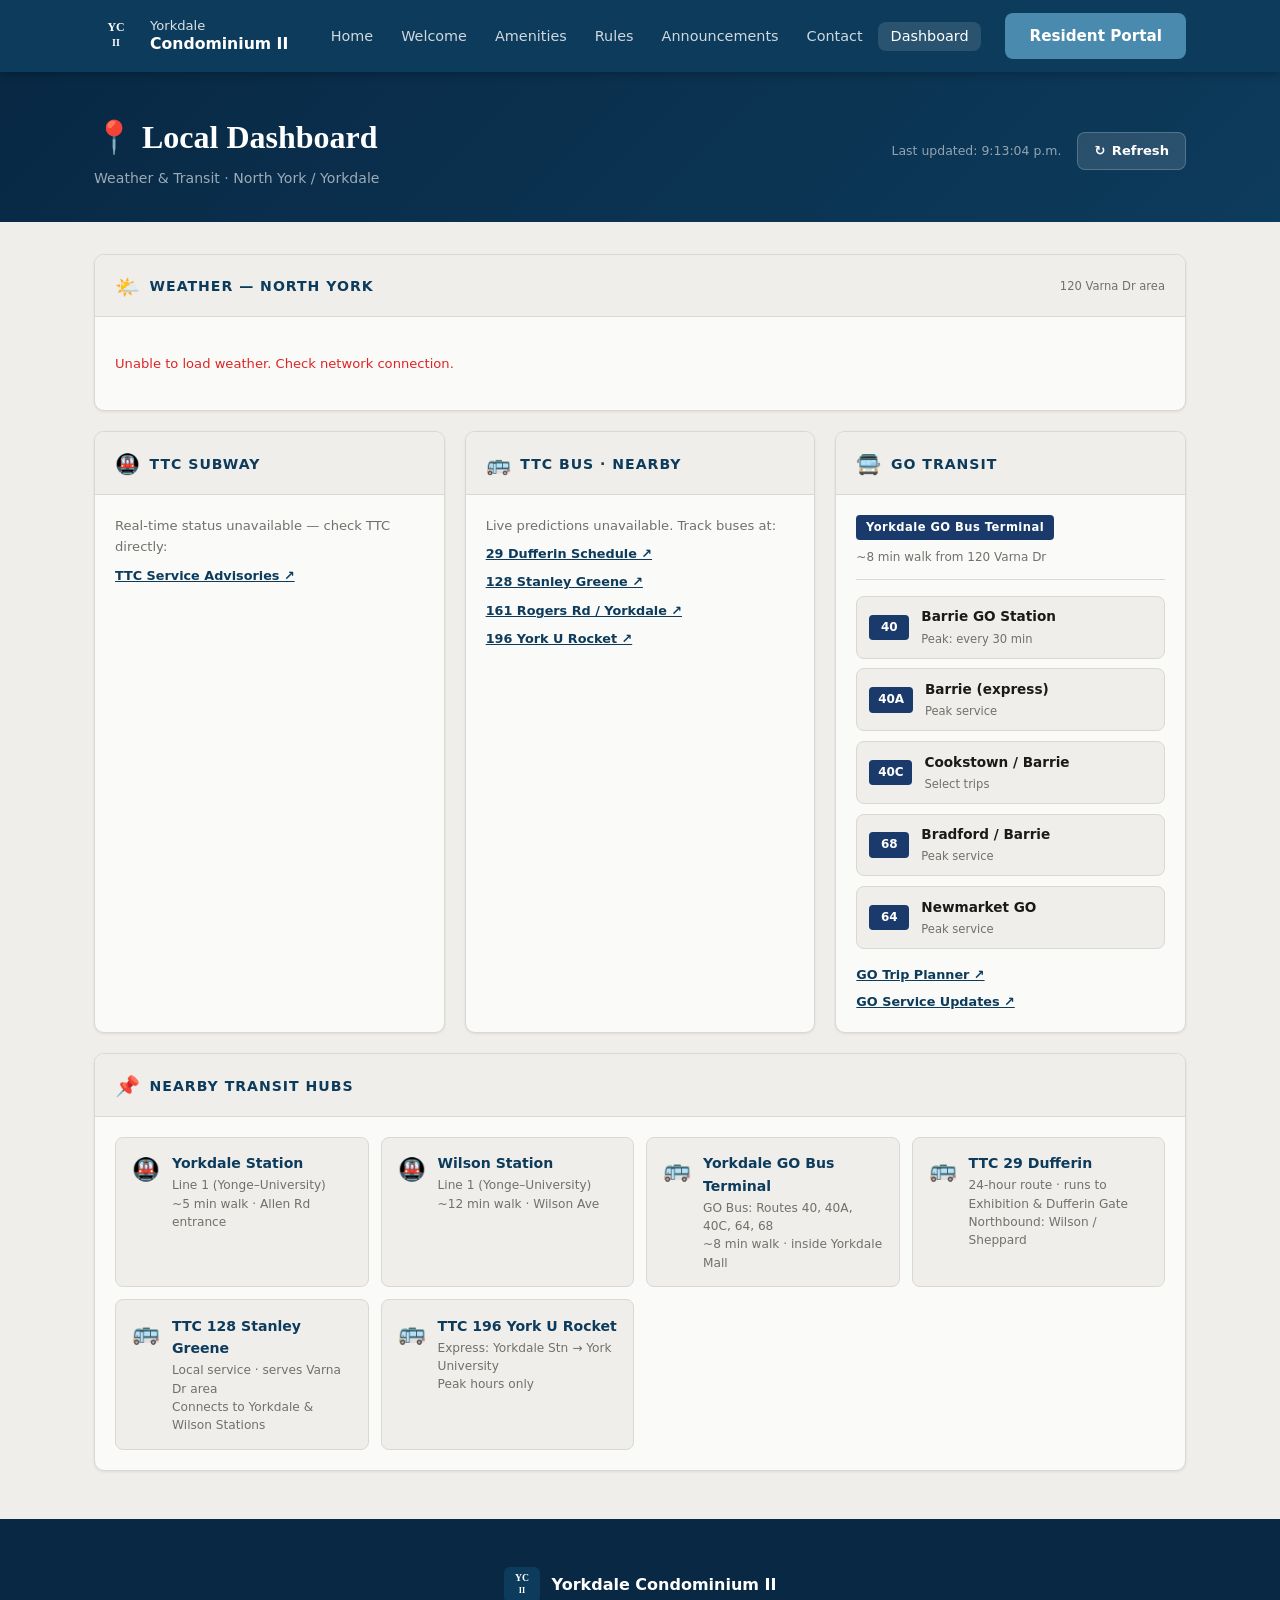
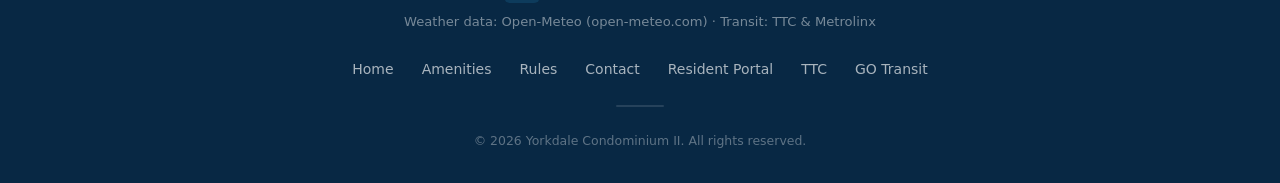
<file: dashboard.html>
<!DOCTYPE html>
<html lang="en">
<head>
  <meta charset="UTF-8">
  <meta name="viewport" content="width=device-width, initial-scale=1.0">
  <title>Live Dashboard — Yorkdale Condominium II</title>
  <meta name="description" content="Live weather for North York and real-time transit departures — TTC bus, subway, and GO Transit from Yorkdale.">
  <link rel="stylesheet" href="css/styles.css">
  <link rel="stylesheet" href="css/dashboard.css">
</head>
<body class="dashboard-page">

  <!-- =========================================================
       HEADER / NAV  (shared with main site)
       ========================================================= -->
  <header class="site-header" id="site-header">
    <div class="container header-inner">

      <a href="index.html" class="logo-link" aria-label="Yorkdale Condominium II — go to home">
        <img src="assets/logo-placeholder.svg" alt="" class="logo" width="44" height="44" aria-hidden="true">
        <span class="logo-text">Yorkdale<strong>Condominium II</strong></span>
      </a>

      <nav class="main-nav" id="main-nav" aria-label="Main navigation">
        <ul class="nav-list">
          <li><a href="index.html#home"          class="nav-link">Home</a></li>
          <li><a href="index.html#welcome"       class="nav-link">Welcome</a></li>
          <li><a href="index.html#amenities"     class="nav-link">Amenities</a></li>
          <li><a href="index.html#rules"         class="nav-link">Rules</a></li>
          <li><a href="index.html#announcements" class="nav-link">Announcements</a></li>
          <li><a href="index.html#contact"       class="nav-link">Contact</a></li>
          <li><a href="dashboard.html"           class="nav-link active">Dashboard</a></li>
        </ul>
        <a href="https://app.condocontrol.com/login"
           class="btn btn-accent portal-btn"
           target="_blank"
           rel="noopener noreferrer">
          Resident Portal
        </a>
      </nav>

      <button class="hamburger" id="hamburger" aria-label="Toggle navigation" aria-expanded="false" aria-controls="main-nav">
        <span></span><span></span><span></span>
      </button>

    </div>
  </header>


  <!-- =========================================================
       DASHBOARD HERO / TOOLBAR
       ========================================================= -->
  <div class="dash-hero">
    <div class="container dash-hero-inner">
      <div>
        <h1 class="dash-title">📍 Local Dashboard</h1>
        <p class="dash-subtitle">Weather &amp; Transit · North York / Yorkdale</p>
      </div>
      <div class="dash-meta">
        <span id="dash-updated">Loading…</span>
        <button id="dash-refresh" aria-label="Refresh dashboard">
          <span class="refresh-icon" aria-hidden="true">↻</span> Refresh
        </button>
      </div>
    </div>
  </div>


  <!-- =========================================================
       DASHBOARD CONTENT
       ========================================================= -->
  <main class="dash-content" id="dashboard">
    <div class="container">

      <!-- ---- TOP ROW: Weather ---- -->
      <div class="dash-grid-top">
        <div class="dash-card">
          <div class="dash-card-header">
            <span class="dash-card-icon" aria-hidden="true">🌤️</span>
            <span class="dash-card-title">Weather — North York</span>
            <span style="margin-left:auto;font-size:0.72rem;color:var(--color-muted)">120 Varna Dr area</span>
          </div>
          <div class="dash-card-body" id="weather-body">
            <span class="dash-status">Loading weather…</span>
          </div>
        </div>
      </div>

      <!-- ---- MIDDLE ROW: Transit cards ---- -->
      <div class="dash-grid-middle">

        <!-- TTC Subway Status -->
        <div class="dash-card">
          <div class="dash-card-header">
            <span class="dash-card-icon" aria-hidden="true">🚇</span>
            <span class="dash-card-title">TTC Subway</span>
          </div>
          <div class="dash-card-body" id="subway-body">
            <span class="dash-status">Loading subway status…</span>
          </div>
        </div>

        <!-- TTC Bus Nearby -->
        <div class="dash-card">
          <div class="dash-card-header">
            <span class="dash-card-icon" aria-hidden="true">🚌</span>
            <span class="dash-card-title">TTC Bus · Nearby</span>
          </div>
          <div class="dash-card-body" id="ttcbus-body">
            <span class="dash-status">Loading bus predictions…</span>
          </div>
        </div>

        <!-- GO Transit -->
        <div class="dash-card">
          <div class="dash-card-header">
            <span class="dash-card-icon" aria-hidden="true">🚍</span>
            <span class="dash-card-title">GO Transit</span>
          </div>
          <div class="dash-card-body" id="go-body">
            <span class="dash-status">Loading GO Transit info…</span>
          </div>
        </div>

      </div>

      <!-- ---- BOTTOM ROW: Key station info ---- -->
      <div class="dash-card">
        <div class="dash-card-header">
          <span class="dash-card-icon" aria-hidden="true">📌</span>
          <span class="dash-card-title">Nearby Transit Hubs</span>
        </div>
        <div class="dash-card-body">
          <div class="dash-stations-grid">

            <div class="station-card">
              <span class="station-icon">🚇</span>
              <div>
                <div class="station-name">Yorkdale Station</div>
                <div class="station-detail">Line 1 (Yonge–University)<br>~5 min walk · Allen Rd entrance</div>
              </div>
            </div>

            <div class="station-card">
              <span class="station-icon">🚇</span>
              <div>
                <div class="station-name">Wilson Station</div>
                <div class="station-detail">Line 1 (Yonge–University)<br>~12 min walk · Wilson Ave</div>
              </div>
            </div>

            <div class="station-card">
              <span class="station-icon">🚌</span>
              <div>
                <div class="station-name">Yorkdale GO Bus Terminal</div>
                <div class="station-detail">GO Bus: Routes 40, 40A, 40C, 64, 68<br>~8 min walk · inside Yorkdale Mall</div>
              </div>
            </div>

            <div class="station-card">
              <span class="station-icon">🚌</span>
              <div>
                <div class="station-name">TTC 29 Dufferin</div>
                <div class="station-detail">24-hour route · runs to Exhibition &amp; Dufferin Gate<br>Northbound: Wilson / Sheppard</div>
              </div>
            </div>

            <div class="station-card">
              <span class="station-icon">🚌</span>
              <div>
                <div class="station-name">TTC 128 Stanley Greene</div>
                <div class="station-detail">Local service · serves Varna Dr area<br>Connects to Yorkdale &amp; Wilson Stations</div>
              </div>
            </div>

            <div class="station-card">
              <span class="station-icon">🚌</span>
              <div>
                <div class="station-name">TTC 196 York U Rocket</div>
                <div class="station-detail">Express: Yorkdale Stn → York University<br>Peak hours only</div>
              </div>
            </div>

          </div>
        </div>
      </div>

    </div>
  </main>


  <!-- =========================================================
       FOOTER
       ========================================================= -->
  <footer class="site-footer">
    <div class="container footer-inner">

      <div class="footer-brand">
        <img src="assets/logo-placeholder.svg" alt="" width="36" height="36" aria-hidden="true">
        Yorkdale Condominium II
      </div>

      <p class="footer-tagline">Weather data: Open-Meteo (open-meteo.com) · Transit: TTC &amp; Metrolinx</p>

      <nav aria-label="Footer navigation">
        <ul class="footer-links">
          <li><a href="index.html">Home</a></li>
          <li><a href="index.html#amenities">Amenities</a></li>
          <li><a href="index.html#rules">Rules</a></li>
          <li><a href="index.html#contact">Contact</a></li>
          <li><a href="https://app.condocontrol.com/login" target="_blank" rel="noopener noreferrer">Resident Portal</a></li>
          <li><a href="https://www.ttc.ca" target="_blank" rel="noopener noreferrer">TTC</a></li>
          <li><a href="https://www.gotransit.com" target="_blank" rel="noopener noreferrer">GO Transit</a></li>
        </ul>
      </nav>

      <div class="footer-divider"></div>
      <p class="footer-copy">&copy; 2026 Yorkdale Condominium II. All rights reserved.</p>

    </div>
  </footer>

  <script src="js/main.js"></script>
  <script src="js/dashboard.js"></script>
</body>
</html>
</file>
<file: css/styles.css>
/* ============================================================
   Yorkdale Condominium II — styles.css
   ============================================================ */

:root {
  --color-primary:       #0d3b5c;
  --color-primary-dark:  #082844;
  --color-accent:        #4a8aaf;
  --color-accent-hover:  #3a7a9f;
  --color-bg:            #fafaf8;
  --color-surface:       #f0eeeb;
  --color-text:          #1a1a18;
  --color-muted:         #72706a;
  --color-border:        #dbd7d2;
  --font-heading:        'Georgia', serif;
  --font-body:           'Segoe UI', system-ui, -apple-system, sans-serif;
  --nav-height:          72px;
  --max-width:           1140px;
  --radius:              8px;
  --shadow-sm:           0 1px 3px rgba(0,0,0,0.08);
  --shadow-md:           0 4px 16px rgba(0,0,0,0.12);
  --transition:          0.2s ease;
}

/* ---- Reset ---- */
*, *::before, *::after { box-sizing: border-box; margin: 0; padding: 0; }
[hidden] { display: none !important; }
html { scroll-behavior: smooth; }
body { font-family: var(--font-body); color: var(--color-text); background: var(--color-bg); line-height: 1.6; }
#welcome p { text-align: justify; }
img { max-width: 100%; display: block; }
a { color: inherit; text-decoration: none; }
ul { list-style: none; }
button { cursor: pointer; border: none; background: none; font: inherit; }

/* ---- Container ---- */
.container {
  width: 100%;
  max-width: var(--max-width);
  margin: 0 auto;
  padding: 0 1.5rem;
}

/* ---- Buttons ---- */
.btn {
  display: inline-block;
  padding: 0.7rem 1.5rem;
  border-radius: var(--radius);
  font-weight: 600;
  font-size: 0.95rem;
  transition: background var(--transition), transform var(--transition), box-shadow var(--transition);
  cursor: pointer;
  text-align: center;
  border: none;
}
.btn-primary { background: var(--color-primary); color: #fff; }
.btn-primary:hover { background: var(--color-primary-dark); box-shadow: var(--shadow-md); transform: translateY(-1px); }
.btn-accent  { background: var(--color-accent); color: #fff; }
.btn-accent:hover  { background: var(--color-accent-hover); box-shadow: var(--shadow-sm); }

/* ============================================================
   HEADER / NAV
   ============================================================ */
.site-header {
  position: sticky;
  top: 0;
  z-index: 100;
  background: var(--color-primary);
  box-shadow: 0 2px 8px rgba(0,0,0,0.25);
  height: var(--nav-height);
  display: flex;
  align-items: center;
  transition: box-shadow var(--transition);
}
.site-header.scrolled { box-shadow: 0 4px 20px rgba(0,0,0,0.35); }

.header-inner {
  display: flex;
  align-items: center;
  justify-content: space-between;
  height: 100%;
}

/* Logo */
.logo-link { display: flex; align-items: center; gap: 0.75rem; color: #fff; }
.logo { border-radius: 4px; flex-shrink: 0; }
.logo-text { font-size: 0.82rem; line-height: 1.3; color: rgba(255,255,255,0.85); }
.logo-text strong { font-size: 0.98rem; color: #fff; display: block; }

/* Nav */
.main-nav { display: flex; align-items: center; gap: 0.5rem; }
.nav-list { display: flex; gap: 0.15rem; margin-right: 1rem; }
.nav-link {
  color: rgba(255,255,255,0.8);
  font-size: 0.9rem;
  padding: 0.4rem 0.8rem;
  border-radius: var(--radius);
  transition: color var(--transition), background var(--transition);
}
.nav-link:hover,
.nav-link.active { color: #fff; background: rgba(255,255,255,0.12); }

/* Hamburger */
.hamburger {
  display: none;
  flex-direction: column;
  gap: 5px;
  padding: 0.5rem;
  border-radius: var(--radius);
  transition: background var(--transition);
}
.hamburger:hover { background: rgba(255,255,255,0.12); }
.hamburger span {
  display: block;
  width: 24px;
  height: 2px;
  background: #fff;
  border-radius: 2px;
  transition: transform 0.3s, opacity 0.3s;
}
body.nav-open .hamburger span:nth-child(1) { transform: translateY(7px) rotate(45deg); }
body.nav-open .hamburger span:nth-child(2) { opacity: 0; }
body.nav-open .hamburger span:nth-child(3) { transform: translateY(-7px) rotate(-45deg); }

/* ============================================================
   HERO
   ============================================================ */
.hero {
  position: relative;
  min-height: 82vh;
  display: flex;
  align-items: center;
  background:
    linear-gradient(135deg, rgba(8,40,68,0.88) 0%, rgba(13,59,92,0.80) 50%, rgba(26,82,114,0.72) 100%),
    url('../assets/building-exterior.jpg') center 40% / cover no-repeat;
  overflow: hidden;
}
.hero::before {
  content: '';
  position: absolute;
  inset: 0;
  background-image:
    radial-gradient(circle at 15% 85%, rgba(74,138,175,0.15) 0%, transparent 50%),
    radial-gradient(circle at 85% 15%, rgba(74,138,175,0.10) 0%, transparent 45%);
}
.hero::after {
  content: '';
  position: absolute;
  inset: 0;
  background-image: linear-gradient(rgba(255,255,255,0.02) 1px, transparent 1px),
                    linear-gradient(90deg, rgba(255,255,255,0.02) 1px, transparent 1px);
  background-size: 48px 48px;
}
.hero-content {
  position: relative;
  z-index: 1;
  max-width: 900px;
  color: #fff;
  padding: 4rem 0;
}
.hero-title {
  font-family: var(--font-heading);
  font-size: clamp(2.1rem, 5vw, 3.6rem);
  line-height: 1.2;
  margin-bottom: 1rem;
  color: #fff;
}
.hero-title span { color: var(--color-accent); }
.hero-tagline { font-size: 1.15rem; color: rgba(255,255,255,0.75); margin-bottom: 2.25rem; max-width: 640px; }
.hero-cta-row { display: flex; align-items: center; gap: 1rem; flex-wrap: wrap; }
.hero-portal-btn { font-size: 1rem; padding: 0.9rem 2rem; }
.hero-scroll-link { font-size: 0.85rem; color: rgba(255,255,255,0.6); text-decoration: underline; transition: color var(--transition); }
.hero-scroll-link:hover { color: var(--color-accent); }
.portal-tip {
  margin-top: 1.25rem;
  font-size: 0.82rem;
  color: rgba(255,255,255,0.65);
  background: rgba(255,255,255,0.08);
  padding: 0.5rem 0.85rem;
  border-radius: var(--radius);
  display: inline-flex;
  align-items: center;
  gap: 0.4rem;
  border: 1px solid rgba(255,255,255,0.12);
}

/* ============================================================
   SECTIONS (shared)
   ============================================================ */
.section { padding: 5.5rem 0; }
.section-light { background: var(--color-surface); }
.section-white { background: var(--color-bg); }
.section-title {
  font-family: var(--font-heading);
  font-size: clamp(1.7rem, 3vw, 2.35rem);
  color: var(--color-primary);
  margin-bottom: 0.4rem;
}
.section-subtitle { font-size: 1.05rem; color: var(--color-muted); margin-bottom: 2.75rem; }

/* ============================================================
   AMENITIES
   ============================================================ */
.amenity-grid {
  display: grid;
  grid-template-columns: repeat(auto-fill, minmax(230px, 1fr));
  gap: 1.5rem;
}
.amenity-card {
  background: var(--color-bg);
  border-radius: var(--radius);
  padding: 2rem 1.5rem;
  box-shadow: var(--shadow-sm);
  border: 1px solid var(--color-border);
  text-align: center;
  transition: box-shadow var(--transition), transform var(--transition);
}
.amenity-card:hover { box-shadow: var(--shadow-md); transform: translateY(-4px); }
.amenity-icon { font-size: 2.4rem; margin-bottom: 0.85rem; line-height: 1; }
.amenity-card h3 { font-size: 1rem; font-weight: 700; color: var(--color-primary); margin-bottom: 0.45rem; }
.amenity-card p  { font-size: 0.87rem; color: var(--color-muted); line-height: 1.55; }

/* ============================================================
   ANNOUNCEMENTS
   ============================================================ */
.announcement-list { display: flex; flex-direction: column; gap: 1.25rem; margin-bottom: 2rem; }
.announcement-card {
  background: var(--color-bg);
  border: 1px solid var(--color-border);
  border-left: 4px solid var(--color-accent);
  border-radius: 0 var(--radius) var(--radius) 0;
  padding: 1.5rem 1.75rem;
  transition: box-shadow var(--transition);
}
.announcement-card:hover { box-shadow: var(--shadow-sm); }
.announcement-date {
  font-size: 0.78rem;
  font-weight: 700;
  text-transform: uppercase;
  letter-spacing: 0.06em;
  color: var(--color-muted);
}
.announcement-badge {
  display: inline-block;
  font-size: 0.7rem;
  font-weight: 700;
  text-transform: uppercase;
  letter-spacing: 0.05em;
  background: var(--color-primary);
  color: #fff;
  border-radius: 4px;
  padding: 0.15rem 0.5rem;
  margin-left: 0.5rem;
  vertical-align: middle;
}
.announcement-badge.badge-notice      { background: #dc2626; }
.announcement-badge.badge-maintenance { background: #d97706; }
.announcement-badge.badge-news        { background: #16a34a; }
.announcement-title { font-size: 1.05rem; font-weight: 700; color: var(--color-primary); margin: 0.35rem 0 0.6rem; }
.announcement-card p { font-size: 0.9rem; color: var(--color-text); line-height: 1.6; }
.announcement-footer {
  font-size: 0.88rem;
  color: var(--color-muted);
  padding: 1rem 1.25rem;
  background: var(--color-surface);
  border-radius: var(--radius);
  border: 1px solid var(--color-border);
}
.announcement-footer a { color: var(--color-primary); text-decoration: underline; font-weight: 600; }
.announcement-footer a:hover { color: var(--color-accent); }

/* ============================================================
   CONTACT
   ============================================================ */
.contact-grid {
  display: grid;
  grid-template-columns: 1fr 1fr;
  gap: 4rem;
  align-items: start;
}
.contact-info .section-title { margin-bottom: 0.4rem; }
.contact-info .section-subtitle { margin-bottom: 2rem; }
.contact-block { margin-bottom: 1.75rem; }
.contact-block h3 {
  font-size: 0.75rem;
  font-weight: 700;
  text-transform: uppercase;
  letter-spacing: 0.09em;
  color: var(--color-accent);
  margin-bottom: 0.45rem;
}
.contact-block p { font-size: 0.95rem; color: var(--color-text); line-height: 1.7; }
.contact-block a:hover { text-decoration: underline; }
.contact-block strong { color: var(--color-primary); }

/* Contact form */
.contact-form-wrap {
  background: var(--color-bg);
  border: 1px solid var(--color-border);
  border-radius: var(--radius);
  padding: 2rem;
  box-shadow: var(--shadow-sm);
}
.contact-form-wrap h3 { font-size: 1.2rem; font-weight: 700; color: var(--color-primary); margin-bottom: 1.5rem; }
.contact-form { display: flex; flex-direction: column; gap: 1rem; }
.form-field { display: flex; flex-direction: column; gap: 0.3rem; }
.form-field label { font-size: 0.83rem; font-weight: 600; color: var(--color-text); }
.contact-form input,
.contact-form textarea,
.contact-form select {
  width: 100%;
  padding: 0.65rem 0.9rem;
  border: 1px solid var(--color-border);
  border-radius: var(--radius);
  font: inherit;
  font-size: 0.95rem;
  color: var(--color-text);
  background: var(--color-surface);
  transition: border-color var(--transition), box-shadow var(--transition);
}
.contact-form input:focus,
.contact-form textarea:focus,
.contact-form select:focus {
  outline: none;
  border-color: var(--color-primary);
  background: #fff;
  box-shadow: 0 0 0 3px rgba(13,59,92,0.12);
}
.contact-form textarea { resize: vertical; min-height: 120px; }
.contact-form .btn { margin-top: 0.25rem; width: 100%; }
.form-note { margin-top: 0.85rem; font-size: 0.78rem; color: var(--color-muted); line-height: 1.5; }
.form-note a { color: var(--color-primary); text-decoration: underline; }

/* ============================================================
   FOOTER
   ============================================================ */
.site-footer { background: var(--color-primary-dark); padding: 3rem 0 2rem; }
.footer-inner { display: flex; flex-direction: column; align-items: center; gap: 1.5rem; text-align: center; }
.footer-brand { display: flex; align-items: center; gap: 0.75rem; color: #fff; font-weight: 700; font-size: 1rem; }
.footer-tagline { font-size: 0.82rem; color: rgba(255,255,255,0.45); margin-top: -1rem; }
.footer-links { display: flex; flex-wrap: wrap; justify-content: center; gap: 0.25rem 1.75rem; }
.footer-links a { font-size: 0.875rem; color: rgba(255,255,255,0.65); transition: color var(--transition); }
.footer-links a:hover { color: var(--color-accent); }
.footer-divider { width: 48px; height: 2px; background: rgba(255,255,255,0.12); border-radius: 2px; }
.footer-copy { font-size: 0.78rem; color: rgba(255,255,255,0.35); }

/* ============================================================
   SCROLL MARGIN (sticky nav offset)
   ============================================================ */
.section { scroll-margin-top: var(--nav-height); }
.policy-group { scroll-margin-top: calc(var(--nav-height) + 1rem); }

/* ============================================================
   SECTION PHOTO BACKGROUNDS
   ============================================================ */
#welcome {
  background:
    linear-gradient(rgba(250,250,248,0.75), rgba(250,250,248,0.75)),
    url('../assets/lobby.jpg') center / cover no-repeat;
}
#amenities {
  background:
    linear-gradient(rgba(240,238,235,0.75), rgba(240,238,235,0.75)),
    url('../assets/fitness-centre.jpg') center / cover no-repeat;
}
#announcements {
  background:
    linear-gradient(rgba(240,238,235,0.75), rgba(240,238,235,0.75)),
    url('../assets/party-room.jpg') center / cover no-repeat;
}

/* ============================================================
   HERO — EYEBROW LABEL
   ============================================================ */
.hero-eyebrow {
  display: inline-block;
  font-size: 0.75rem;
  font-weight: 700;
  text-transform: uppercase;
  letter-spacing: 0.12em;
  color: var(--color-accent);
  background: rgba(74,138,175,0.14);
  border: 1px solid rgba(74,138,175,0.28);
  border-radius: 2rem;
  padding: 0.3rem 0.9rem;
  margin-bottom: 1.25rem;
}

/* ============================================================
   PAGE INDEX (Quick Navigation)
   ============================================================ */
.page-index {
  background: var(--color-primary-dark);
  padding: 1.75rem 0 2rem;
  border-bottom: 3px solid var(--color-accent);
}
.page-index-title {
  font-size: 0.68rem;
  font-weight: 700;
  text-transform: uppercase;
  letter-spacing: 0.12em;
  color: rgba(255,255,255,0.4);
  margin-bottom: 0.9rem;
}
.index-grid {
  display: grid;
  grid-template-columns: repeat(5, 1fr);
  gap: 0.6rem;
}
.index-card {
  display: flex;
  flex-direction: column;
  align-items: center;
  gap: 0.4rem;
  padding: 1rem 0.6rem;
  background: rgba(255,255,255,0.07);
  border: 1px solid rgba(255,255,255,0.1);
  border-radius: var(--radius);
  color: rgba(255,255,255,0.78);
  text-align: center;
  font-size: 0.76rem;
  font-weight: 600;
  line-height: 1.3;
  transition: background var(--transition), color var(--transition), transform var(--transition);
}
.index-card:hover { background: rgba(255,255,255,0.15); color: #fff; transform: translateY(-2px); }
.index-card-icon { font-size: 1.45rem; }

/* ============================================================
   WELCOME SECTION
   ============================================================ */
.welcome-grid {
  display: grid;
  grid-template-columns: 1fr 1fr;
  gap: 3.5rem;
  align-items: start;
}
.president-card {
  background: var(--color-surface);
  border: 1px solid var(--color-border);
  border-top: 4px solid var(--color-accent);
  border-radius: var(--radius);
  padding: 2.5rem;
  box-shadow: var(--shadow-sm);
}
.president-card .salutation {
  font-family: var(--font-heading);
  font-size: 1.1rem;
  font-style: italic;
  color: var(--color-primary);
  margin-bottom: 1.25rem;
}
.president-card .letter-body { font-size: 0.93rem; color: var(--color-text); line-height: 1.85; }
.president-card .letter-body p + p { margin-top: 0.9rem; }
.president-signature { margin-top: 1.75rem; padding-top: 1.25rem; border-top: 1px solid var(--color-border); }
.president-signature .sig-name { font-family: var(--font-heading); font-size: 1.1rem; font-style: italic; color: var(--color-primary); }
.president-signature .sig-title { font-size: 0.8rem; color: var(--color-muted); margin-top: 0.25rem; line-height: 1.55; }

.subsection-title { font-family: var(--font-heading); font-size: 1.3rem; color: var(--color-primary); margin-bottom: 0.5rem; }
.subsection-desc { font-size: 0.88rem; color: var(--color-muted); line-height: 1.65; margin-bottom: 1.5rem; }

/* Board cards */
.board-grid {
  display: grid;
  grid-template-columns: repeat(auto-fill, minmax(120px, 1fr));
  gap: 1rem;
  margin-bottom: 1.5rem;
}
.board-card {
  background: var(--color-bg);
  border: 1px solid var(--color-border);
  border-radius: var(--radius);
  padding: 1.25rem 0.85rem;
  text-align: center;
  transition: box-shadow var(--transition);
}
.board-card:hover { box-shadow: var(--shadow-sm); }
.board-avatar {
  width: 52px;
  height: 52px;
  border-radius: 50%;
  background: var(--color-primary);
  color: #fff;
  display: flex;
  align-items: center;
  justify-content: center;
  font-size: 0.85rem;
  font-weight: 700;
  font-family: var(--font-heading);
  margin: 0 auto 0.75rem;
  border: 3px solid var(--color-accent);
}
.board-card h3 { font-size: 0.83rem; font-weight: 700; color: var(--color-primary); line-height: 1.35; text-align: center; }
.board-card .board-role {
  font-size: 0.68rem;
  color: var(--color-accent);
  font-weight: 700;
  text-transform: uppercase;
  letter-spacing: 0.06em;
  margin-top: 0.2rem;
  text-align: center;
}
.board-card .board-desc {
  font-size: 0.75rem;
  color: var(--color-muted);
  line-height: 1.55;
  margin-top: 0.65rem;
}
.contact-board-note { font-size: 0.83rem; color: var(--color-muted); line-height: 1.6; }
.contact-board-note a { color: var(--color-primary); font-weight: 700; text-decoration: underline; }

/* Amenity hours tag */
.amenity-hours {
  font-size: 0.74rem;
  color: var(--color-accent);
  font-weight: 600;
  margin-top: 0.5rem;
  padding-top: 0.5rem;
  border-top: 1px solid var(--color-border);
  line-height: 1.45;
}

/* ============================================================
   RULES & POLICIES
   ============================================================ */
.policy-toc { display: flex; flex-wrap: wrap; gap: 0.5rem; margin-bottom: 2.25rem; }
.policy-toc-link {
  display: inline-block;
  padding: 0.42rem 1rem;
  border-radius: 2rem;
  background: var(--color-surface);
  border: 1px solid var(--color-border);
  font-size: 0.8rem;
  font-weight: 600;
  color: var(--color-primary);
  transition: background var(--transition), color var(--transition), border-color var(--transition);
}
.policy-toc-link:hover { background: var(--color-primary); color: #fff; border-color: var(--color-primary); }

.rules-legend {
  display: flex;
  flex-wrap: wrap;
  gap: 1.25rem;
  margin-bottom: 2.75rem;
  padding: 0.85rem 1.25rem;
  background: var(--color-surface);
  border: 1px solid var(--color-border);
  border-radius: var(--radius);
}
.rule-legend-item { display: flex; align-items: center; gap: 0.4rem; font-size: 0.8rem; font-weight: 700; }
.rule-legend-item.allowed  { color: #15803d; }
.rule-legend-item.prohibited { color: #be123c; }
.rule-legend-item.info     { color: #1d4ed8; }

.policy-group { margin-bottom: 3.5rem; }
.policy-group-header {
  display: flex;
  align-items: center;
  gap: 0.75rem;
  padding-bottom: 0.75rem;
  border-bottom: 2px solid var(--color-accent);
  margin-bottom: 1rem;
}
.policy-group-icon { font-size: 1.5rem; }
.policy-group-title { font-family: var(--font-heading); font-size: 1.3rem; color: var(--color-primary); }
.policy-group > p { font-size: 0.91rem; color: var(--color-muted); margin-bottom: 1.25rem; line-height: 1.7; }

.rules-grid {
  display: grid;
  grid-template-columns: repeat(auto-fill, minmax(300px, 1fr));
  gap: 0.6rem;
}
.rule-card {
  display: flex;
  align-items: flex-start;
  gap: 0.7rem;
  padding: 0.9rem 1.1rem;
  border-radius: calc(var(--radius) - 2px);
  border: 1px solid;
  font-size: 0.875rem;
  line-height: 1.55;
}
.rule-card .rule-icon { font-size: 1rem; flex-shrink: 0; margin-top: 0.1rem; }
.rule-card.allowed    { background: #f0fdf4; border-color: #bbf7d0; color: #15803d; }
.rule-card.prohibited { background: #fff1f2; border-color: #fecdd3; color: #be123c; }
.rule-card.info       { background: #eff6ff; border-color: #bfdbfe; color: #1d4ed8; }

.rules-note {
  margin-top: 1rem;
  font-size: 0.83rem;
  color: var(--color-muted);
  background: var(--color-surface);
  border: 1px solid var(--color-border);
  border-radius: var(--radius);
  padding: 1rem 1.25rem;
  line-height: 1.6;
}
.rules-note a { color: var(--color-primary); font-weight: 700; text-decoration: underline; }

/* ============================================================
   RESIDENT RESOURCES
   ============================================================ */
.resources-grid {
  display: grid;
  grid-template-columns: repeat(auto-fill, minmax(260px, 1fr));
  gap: 1.5rem;
}
.resource-card {
  background: var(--color-surface);
  border: 1px solid var(--color-border);
  border-radius: var(--radius);
  padding: 1.75rem 1.5rem;
  display: flex;
  flex-direction: column;
  gap: 0.5rem;
  transition: box-shadow var(--transition), transform var(--transition);
}
.resource-card:hover { box-shadow: var(--shadow-md); transform: translateY(-3px); }
.resource-card-icon { font-size: 1.85rem; }
.resource-card h3 { font-size: 1rem; font-weight: 700; color: var(--color-primary); }
.resource-card p { font-size: 0.855rem; color: var(--color-muted); line-height: 1.6; flex-grow: 1; }
.resource-link {
  display: inline-flex;
  align-items: center;
  font-size: 0.84rem;
  font-weight: 700;
  color: var(--color-primary);
  margin-top: 0.5rem;
  text-decoration: underline;
  transition: color var(--transition);
}
.resource-link:hover { color: var(--color-accent); }

.community-card { align-items: center; text-align: center; }
.community-qr {
  width: 180px;
  height: 180px;
  object-fit: cover;
  object-position: center 46%;
  border-radius: var(--radius);
  display: block;
  margin: 0.5rem auto;
}

/* ============================================================
   PRINT STYLES
   ============================================================ */
@media print {
  .site-header,
  .hamburger,
  .hero-cta-row,
  .portal-tip,
  .hero-eyebrow,
  .page-index,
  .contact-form-wrap,
  .announcement-footer,
  .resources-grid { display: none !important; }

  body { font-size: 11pt; color: #000; background: #fff; }

  .hero {
    min-height: auto;
    padding: 2cm 0 1.5cm;
    background: #0d3b5c !important;
    -webkit-print-color-adjust: exact;
    print-color-adjust: exact;
    -webkit-print-color-adjust: exact;
    print-color-adjust: exact;
  }
  .hero-title  { font-size: 22pt; }
  .hero-tagline { font-size: 11pt; }

  .section { padding: 1.2cm 0; }

  .rule-card.allowed    { background: #f0fdf4 !important; -webkit-print-color-adjust: exact; print-color-adjust: exact; }
  .rule-card.prohibited { background: #fff1f2 !important; -webkit-print-color-adjust: exact; print-color-adjust: exact; }
  .rule-card.info       { background: #eff6ff !important; -webkit-print-color-adjust: exact; print-color-adjust: exact; }

  .amenity-card,
  .rule-card,
  .board-card { page-break-inside: avoid; }
  .policy-group { page-break-inside: avoid; }

  a[href^="http"]::after  { content: " (" attr(href) ")"; font-size: 7.5pt; color: #666; }
  a[href^="tel"]::after   { content: ""; }
  a[href^="mailto"]::after { content: ""; }

  @page { margin: 2cm; }
}

/* ============================================================
   RESPONSIVE — TABLET (≤ 768 px)
   ============================================================ */
@media (max-width: 768px) {
  /* Show hamburger */
  .hamburger { display: flex; }

  /* Slide-down mobile nav */
  .main-nav {
    display: none;
    position: fixed;
    top: var(--nav-height);
    left: 0;
    right: 0;
    background: var(--color-primary-dark);
    flex-direction: column;
    align-items: stretch;
    padding: 1rem;
    gap: 0.25rem;
    box-shadow: 0 8px 24px rgba(0,0,0,0.35);
    z-index: 99;
  }
  body.nav-open .main-nav { display: flex; }

  .nav-list { flex-direction: column; margin-right: 0; }
  .nav-link { padding: 0.8rem 1rem; font-size: 1rem; }
  .portal-btn { text-align: center; padding: 0.9rem 1rem; margin-top: 0.5rem; }

  /* Hero */
  .hero-content { padding: 3rem 0; }
  .hero-cta-row { flex-direction: column; align-items: flex-start; }

  /* Contact stacks vertically */
  .contact-grid { grid-template-columns: 1fr; gap: 2.5rem; }

  /* Amenity grid */
  .amenity-grid { grid-template-columns: repeat(2, 1fr); }

  /* Welcome */
  .welcome-grid { grid-template-columns: 1fr; gap: 2.5rem; }

  /* Page index */
  .index-grid { grid-template-columns: repeat(4, 1fr) !important; }

  /* Rules grid */
  .rules-grid { grid-template-columns: 1fr; }

  /* Resources grid */
  .resources-grid { grid-template-columns: 1fr 1fr; }

  /* Board */
  .board-grid { grid-template-columns: repeat(3, 1fr); }
}

/* ============================================================
   RESPONSIVE — MOBILE (≤ 480 px)
   ============================================================ */
@media (max-width: 480px) {
  :root { --nav-height: 64px; }
  .hero { min-height: 70vh; }
  .section { padding: 3.75rem 0; }
  .amenity-grid { grid-template-columns: 1fr 1fr; gap: 1rem; }
  .amenity-card { padding: 1.25rem 1rem; }
  .contact-form-wrap { padding: 1.25rem; }

  /* Page index */
  .index-grid { grid-template-columns: repeat(2, 1fr) !important; }

  /* Board */
  .board-grid { grid-template-columns: repeat(2, 1fr); }

  /* Resources */
  .resources-grid { grid-template-columns: 1fr; }

  /* Policy nav */
  .policy-toc-link { font-size: 0.75rem; padding: 0.38rem 0.75rem; }
}
</file>
<file: css/dashboard.css>
/* ============================================================
   Yorkdale Condominium II — dashboard.css
   ============================================================ */

/* ---- Dashboard layout ---- */
.dashboard-page { background: var(--color-surface); min-height: 100vh; }

.dash-hero {
  background: linear-gradient(135deg, var(--color-primary-dark) 0%, var(--color-primary) 100%);
  padding: 2.5rem 0 2rem;
  color: #fff;
}
.dash-hero-inner {
  display: flex;
  align-items: center;
  justify-content: space-between;
  flex-wrap: wrap;
  gap: 1rem;
}
.dash-title {
  font-family: var(--font-heading);
  font-size: clamp(1.5rem, 3vw, 2rem);
  color: #fff;
  margin-bottom: 0.25rem;
}
.dash-subtitle {
  font-size: 0.88rem;
  color: rgba(255,255,255,0.6);
  margin: 0;
}
.dash-meta {
  display: flex;
  align-items: center;
  gap: 1rem;
  flex-wrap: wrap;
}
#dash-updated {
  font-size: 0.78rem;
  color: rgba(255,255,255,0.55);
}
#dash-refresh {
  display: flex;
  align-items: center;
  gap: 0.4rem;
  background: rgba(255,255,255,0.12);
  border: 1px solid rgba(255,255,255,0.2);
  color: #fff;
  border-radius: var(--radius);
  padding: 0.45rem 1rem;
  font-size: 0.82rem;
  font-weight: 600;
  cursor: pointer;
  transition: background var(--transition);
}
#dash-refresh:hover { background: rgba(255,255,255,0.2); }
.refresh-icon { display: inline-block; transition: transform 0.6s ease; }
#dash-refresh.spinning .refresh-icon { transform: rotate(360deg); }

/* ---- Dashboard content ---- */
.dash-content { padding: 2rem 0 3rem; }

/* ---- Cards ---- */
.dash-card {
  background: var(--color-bg);
  border: 1px solid var(--color-border);
  border-radius: calc(var(--radius) + 2px);
  box-shadow: var(--shadow-sm);
  overflow: hidden;
}
.dash-card-header {
  display: flex;
  align-items: center;
  gap: 0.6rem;
  padding: 1rem 1.25rem 0.85rem;
  border-bottom: 1px solid var(--color-border);
  background: var(--color-surface);
}
.dash-card-icon { font-size: 1.25rem; }
.dash-card-title {
  font-size: 0.88rem;
  font-weight: 700;
  text-transform: uppercase;
  letter-spacing: 0.07em;
  color: var(--color-primary);
}
.dash-card-body { padding: 1.25rem; }

/* ---- Layout grid ---- */
.dash-grid-top { margin-bottom: 1.25rem; }
.dash-grid-middle {
  display: grid;
  grid-template-columns: 1fr 1fr 1fr;
  gap: 1.25rem;
  margin-bottom: 1.25rem;
}

/* ================================================================
   WEATHER CARD
   ================================================================ */
.weather-now {
  display: grid;
  grid-template-columns: auto 1fr auto;
  gap: 1.25rem 1.5rem;
  align-items: start;
  margin-bottom: 1.25rem;
}
.weather-big-icon { font-size: 3.5rem; line-height: 1; }
.weather-temp { font-size: 2.5rem; font-weight: 700; color: var(--color-primary); line-height: 1; }
.weather-cond { font-size: 1rem; color: var(--color-text); margin-top: 0.2rem; }
.weather-feels { font-size: 0.82rem; color: var(--color-muted); margin-top: 0.15rem; }
.weather-details {
  display: grid;
  grid-template-columns: 1fr 1fr;
  gap: 0.4rem 1rem;
}
.weather-stat {
  display: flex;
  align-items: center;
  gap: 0.35rem;
  font-size: 0.82rem;
  color: var(--color-text);
}

/* Forecast strip */
.weather-forecast {
  display: grid;
  grid-template-columns: repeat(4, 1fr);
  gap: 0.5rem;
  padding-top: 1rem;
  border-top: 1px solid var(--color-border);
}
.forecast-day {
  text-align: center;
  padding: 0.75rem 0.5rem;
  border-radius: var(--radius);
  border: 1px solid var(--color-border);
  background: var(--color-surface);
}
.forecast-today {
  border-color: var(--color-accent);
  background: rgba(74,138,175,0.06);
}
.forecast-label { font-size: 0.7rem; font-weight: 700; text-transform: uppercase; letter-spacing: 0.06em; color: var(--color-muted); margin-bottom: 0.3rem; }
.forecast-today .forecast-label { color: var(--color-accent); }
.forecast-icon { font-size: 1.5rem; margin-bottom: 0.3rem; }
.forecast-hi { font-size: 0.95rem; font-weight: 700; color: var(--color-primary); }
.forecast-lo { font-size: 0.8rem; color: var(--color-muted); }
.forecast-rain { font-size: 0.72rem; color: var(--color-accent); margin-top: 0.2rem; }

/* ================================================================
   SUBWAY STATUS CARD
   ================================================================ */
.service-ok {
  display: flex;
  align-items: center;
  gap: 0.6rem;
  font-size: 0.88rem;
  color: var(--color-text);
  font-weight: 600;
}
.service-dot {
  width: 10px;
  height: 10px;
  border-radius: 50%;
  flex-shrink: 0;
}
.dot-ok    { background: #16a34a; box-shadow: 0 0 0 3px rgba(22,163,74,0.2); }
.dot-alert { background: #dc2626; box-shadow: 0 0 0 3px rgba(220,38,38,0.2); }
.dot-warn  { background: #d97706; box-shadow: 0 0 0 3px rgba(217,119,6,0.2); }

.alert-item {
  display: flex;
  align-items: flex-start;
  gap: 0.65rem;
  padding: 0.75rem;
  background: #fff1f2;
  border: 1px solid #fecdd3;
  border-radius: var(--radius);
  margin-bottom: 0.5rem;
  font-size: 0.82rem;
}
.alert-item strong { color: #be123c; font-size: 0.85rem; display: block; margin-bottom: 0.2rem; }
.alert-desc { color: var(--color-text); margin: 0; font-size: 0.8rem; line-height: 1.5; }
.alert-fallback { font-size: 0.85rem; color: var(--color-muted); }
.alert-ok-msg { font-size: 0.82rem; color: var(--color-muted); margin-bottom: 0.5rem; }

.dash-sub {
  font-size: 0.75rem;
  color: var(--color-muted);
  margin-top: 0.65rem;
}

/* ================================================================
   TTC BUS CARD
   ================================================================ */
.bus-route-block {
  padding: 0.75rem 0;
  border-bottom: 1px solid var(--color-border);
}
.bus-route-block:last-of-type { border-bottom: none; }

.bus-route-header {
  display: flex;
  align-items: center;
  gap: 0.5rem;
  margin-bottom: 0.2rem;
}
.bus-badge {
  display: inline-block;
  background: var(--color-primary);
  color: #fff;
  font-size: 0.7rem;
  font-weight: 700;
  padding: 0.15rem 0.5rem;
  border-radius: 4px;
  min-width: 2.2rem;
  text-align: center;
}
.bus-route-name { font-size: 0.85rem; font-weight: 700; color: var(--color-primary); }
.bus-dist { font-size: 0.72rem; color: var(--color-muted); margin-left: auto; }

.bus-stop-name { font-size: 0.75rem; color: var(--color-muted); margin-bottom: 0.4rem; }

.bus-direction {
  display: flex;
  align-items: baseline;
  gap: 0.5rem;
  margin-bottom: 0.2rem;
}
.bus-dir-label { font-size: 0.76rem; color: var(--color-muted); min-width: 100px; }
.bus-times { font-size: 0.85rem; font-weight: 700; color: var(--color-accent); }
.bus-no-pred { font-size: 0.78rem; color: var(--color-muted); font-style: italic; }

/* ================================================================
   GO TRANSIT CARD
   ================================================================ */
.go-header-note {
  display: flex;
  align-items: center;
  gap: 0.5rem;
  flex-wrap: wrap;
  margin-bottom: 1rem;
  padding-bottom: 0.75rem;
  border-bottom: 1px solid var(--color-border);
}
.go-terminal-badge {
  background: #1a3a6b;
  color: #fff;
  font-size: 0.72rem;
  font-weight: 700;
  padding: 0.2rem 0.6rem;
  border-radius: 4px;
  letter-spacing: 0.04em;
}
.go-walk-note { font-size: 0.75rem; color: var(--color-muted); }

.go-routes { display: flex; flex-direction: column; gap: 0.6rem; margin-bottom: 1rem; }
.go-route-row {
  display: flex;
  align-items: center;
  gap: 0.75rem;
  padding: 0.6rem 0.75rem;
  background: var(--color-surface);
  border: 1px solid var(--color-border);
  border-radius: var(--radius);
}
.go-route-num {
  background: #1a3a6b;
  color: #fff;
  font-size: 0.75rem;
  font-weight: 700;
  padding: 0.2rem 0.55rem;
  border-radius: 4px;
  min-width: 2.5rem;
  text-align: center;
}
.go-route-info { display: flex; flex-direction: column; gap: 0.1rem; }
.go-dest { font-size: 0.85rem; font-weight: 600; color: var(--color-text); }
.go-freq { font-size: 0.72rem; color: var(--color-muted); }
.go-links { display: flex; flex-direction: column; gap: 0.4rem; }

/* ================================================================
   SHARED ELEMENTS
   ================================================================ */
.dash-status {
  display: block;
  font-size: 0.82rem;
  color: var(--color-muted);
  padding: 1rem 0;
}
.dash-status-err { color: #dc2626; }

.dash-ext-link {
  display: inline-flex;
  align-items: center;
  font-size: 0.8rem;
  font-weight: 600;
  color: var(--color-primary);
  text-decoration: underline;
  transition: color var(--transition);
}
.dash-ext-link:hover { color: var(--color-accent); }

/* ================================================================
   STATION INFO CARD (bottom)
   ================================================================ */
.dash-stations-grid {
  display: grid;
  grid-template-columns: repeat(auto-fill, minmax(220px, 1fr));
  gap: 0.75rem;
}
.station-card {
  display: flex;
  align-items: flex-start;
  gap: 0.75rem;
  padding: 0.9rem 1rem;
  background: var(--color-surface);
  border: 1px solid var(--color-border);
  border-radius: var(--radius);
}
.station-icon { font-size: 1.4rem; flex-shrink: 0; }
.station-name { font-size: 0.88rem; font-weight: 700; color: var(--color-primary); margin-bottom: 0.1rem; }
.station-detail { font-size: 0.76rem; color: var(--color-muted); line-height: 1.5; }

/* ================================================================
   RESPONSIVE
   ================================================================ */
@media (max-width: 900px) {
  .dash-grid-middle { grid-template-columns: 1fr 1fr; }
}

@media (max-width: 640px) {
  .dash-grid-middle { grid-template-columns: 1fr; }
  .weather-now { grid-template-columns: auto 1fr; }
  .weather-details { grid-column: 1 / -1; }
  .weather-forecast { grid-template-columns: repeat(2, 1fr); }
  .dash-hero-inner { flex-direction: column; align-items: flex-start; }
}

@media (max-width: 400px) {
  .weather-forecast { grid-template-columns: 1fr 1fr; }
}
</file>
